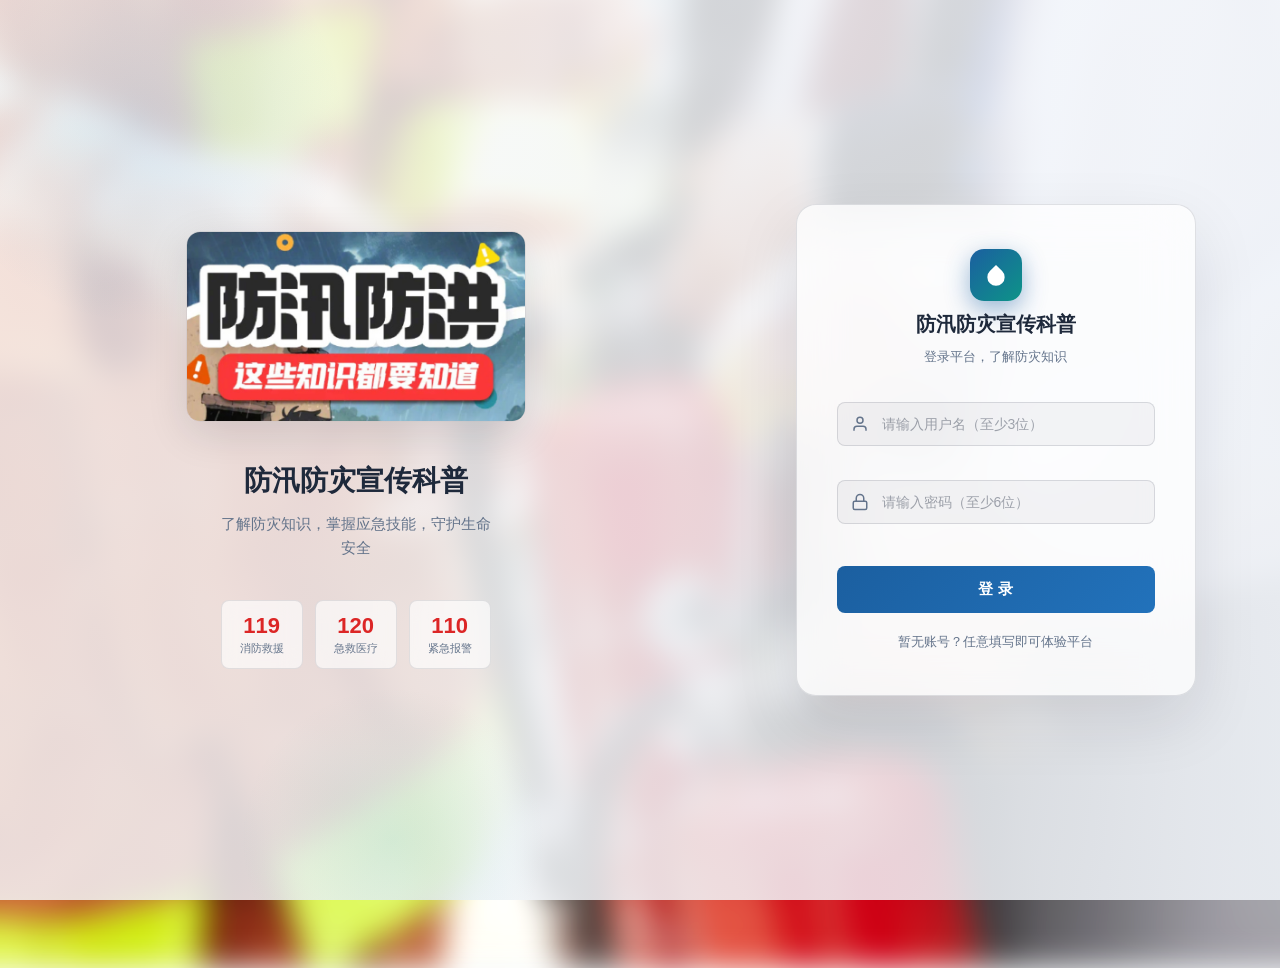
<file: index.html>
<!DOCTYPE html>
<html lang="zh-CN">
<!-- 文档头与样式资源加载 -->
<head>
  <meta charset="UTF-8">
  <meta name="viewport" content="width=device-width, initial-scale=1.0">
  <title>防汛防灾宣传科普</title>
  <script>
    if (!sessionStorage.getItem('flood_loggedIn')) {
      window.location.href = './login.html';
    }
  </script>
  <link rel="stylesheet" href="./css/common.css?v=20260618i">
  <link rel="stylesheet" href="./css/navigation.css?v=20260618i">
  <link rel="stylesheet" href="./css/hero.css?v=20260618i">
  <link rel="stylesheet" href="./css/cards.css?v=20260618i">
  <link rel="stylesheet" href="./css/sections.css?v=20260618j">
  <link rel="stylesheet" href="./css/emergency-modal.css?v=20260618i">
  <link rel="stylesheet" href="./css/pages.css?v=20260618j">
  <link rel="stylesheet" href="./css/responsive.css?v=20260618i">
</head>
<body>

<!-- 顶部导航栏 -->
  <header class="site-header" id="siteHeader">
    <a href="./index.html" class="nav-logo">
      <div class="nav-logo__icon">
        <svg viewBox="0 0 24 24">
          <path d="M12 2.69l5.66 5.66a8 8 0 1 1-11.31 0z"/>
        </svg>
      </div>
      <span>防汛防灾科普</span>
    </a>

    <ul class="nav-links">
      <li><a href="./disasters.html" class="nav-link">灾害科普</a></li>
      <li><a href="./warnings.html" class="nav-link">预警信号</a></li>
      <li><a href="./evacuation.html" class="nav-link">应急避险</a></li>
      <li><a href="./videos.html" class="nav-link">宣传视频</a></li>
      <li><a href="./rescue.html" class="nav-link">自救互救</a></li>
    </ul>

    <button class="nav-emergency" id="emergencyBtn">
      <svg viewBox="0 0 24 24" fill="none" stroke="currentColor" stroke-width="2">
        <path d="M22 16.92v3a2 2 0 0 1-2.18 2 19.79 19.79 0 0 1-8.63-3.07A19.5 19.5 0 0 1 4.69 12 19.79 19.79 0 0 1 1.61 3.47 2 2 0 0 1 3.59 1.27h3a2 2 0 0 1 2 1.72 12.84 12.84 0 0 0 .7 2.81 2 2 0 0 1-.45 2.11L7.91 8.96a16 16 0 0 0 6.29 6.29l.91-.92a2 2 0 0 1 2.11-.45 12.84 12.84 0 0 0 2.81.7A2 2 0 0 1 22 16.92z"/>
      </svg>
      紧急求助
    </button>

    <button class="hamburger" id="hamburger" aria-label="打开菜单">
      <span></span><span></span><span></span>
    </button>
  </header>

<!-- 移动端全屏菜单遮罩 -->
  <div class="mobile-overlay" id="mobileOverlay">
    <button class="mobile-close" id="mobileClose">✕</button>
    <a href="./index.html">首页</a>
    <a href="./disasters.html">灾害科普</a>
    <a href="./warnings.html">预警信号</a>
    <a href="./evacuation.html">应急避险</a>
    <a href="./videos.html">宣传视频</a>
    <a href="./rescue.html">自救互救</a>
    <button class="mobile-emergency" id="mobileEmergencyBtn">📞 紧急求助</button>
  </div>

<!-- 紧急求助弹窗 -->
  <div class="emergency-modal" id="emergencyModal">
    <div class="emergency-modal__content">
      <button class="emergency-modal__close" id="emergencyClose">✕</button>
      <h2 class="emergency-modal__title">紧急求助热线</h2>
      <p class="emergency-modal__subtitle">遇到紧急情况，请根据所在地区拨打相应救援电话</p>
      <input type="text" class="emergency-search" id="emergencySearch" placeholder="搜索城市或地区...">
      <div class="emergency-contacts" id="emergencyContacts">
        <div class="emergency-contact__group">
          <div class="emergency-contact__group-title">急救报警</div>
          <div class="emergency-contact__item" data-region="全国通用 急救 报警 消防">
            <div class="emergency-contact__info">
              <div class="emergency-contact__region">全国通用</div>
              <div class="emergency-contact__number">119</div>
              <div class="emergency-contact__desc">消防救援，火灾、洪涝、地震等灾害救援</div>
            </div>
            <a href="tel:119" class="emergency-contact__call">立即拨打</a>
          </div>
          <div class="emergency-contact__item" data-region="全国通用 急救 医疗">
            <div class="emergency-contact__info">
              <div class="emergency-contact__region">全国通用</div>
              <div class="emergency-contact__number">120</div>
              <div class="emergency-contact__desc">急救医疗，伤病人员紧急救治与转运</div>
            </div>
            <a href="tel:120" class="emergency-contact__call">立即拨打</a>
          </div>
          <div class="emergency-contact__item" data-region="全国通用 报警 治安 交通">
            <div class="emergency-contact__info">
              <div class="emergency-contact__region">全国通用</div>
              <div class="emergency-contact__number">110</div>
              <div class="emergency-contact__desc">紧急报警，治安事件、交通事故、突发事件</div>
            </div>
            <a href="tel:110" class="emergency-contact__call">立即拨打</a>
          </div>
          <div class="emergency-contact__item" data-region="全国通用 交通事故 道路救援">
            <div class="emergency-contact__info">
              <div class="emergency-contact__region">全国通用</div>
              <div class="emergency-contact__number">122</div>
              <div class="emergency-contact__desc">交通事故报警，道路救援、拥堵疏导、路况咨询</div>
            </div>
            <a href="tel:122" class="emergency-contact__call">立即拨打</a>
          </div>
        </div>
        <div class="emergency-contact__group">
          <div class="emergency-contact__group-title">灾害应急专线</div>
          <div class="emergency-contact__item" data-region="全国通用 气象 天气 预警">
            <div class="emergency-contact__info">
              <div class="emergency-contact__region">全国通用</div>
              <div class="emergency-contact__number">12121</div>
              <div class="emergency-contact__desc">气象预报，天气预警信息查询</div>
            </div>
            <a href="tel:12121" class="emergency-contact__call">立即拨打</a>
          </div>
          <div class="emergency-contact__item" data-region="全国通用 预警 灾害 国家级">
            <div class="emergency-contact__info">
              <div class="emergency-contact__region">全国通用</div>
              <div class="emergency-contact__number">12379</div>
              <div class="emergency-contact__desc">国家预警信息发布中心，灾害预警短信与推送</div>
            </div>
            <a href="tel:12379" class="emergency-contact__call">立即拨打</a>
          </div>
          <div class="emergency-contact__item" data-region="全国通用 水上 求救 江河 湖海">
            <div class="emergency-contact__info">
              <div class="emergency-contact__region">全国通用</div>
              <div class="emergency-contact__number">12395</div>
              <div class="emergency-contact__desc">水上求救，江河湖海遇险求救专用</div>
            </div>
            <a href="tel:12395" class="emergency-contact__call">立即拨打</a>
          </div>
          <div class="emergency-contact__item" data-region="全国通用 森林火警 火灾 山林">
            <div class="emergency-contact__info">
              <div class="emergency-contact__region">全国通用</div>
              <div class="emergency-contact__number">12119</div>
              <div class="emergency-contact__desc">森林火警，山林火灾报警与扑救调度</div>
            </div>
            <a href="tel:12119" class="emergency-contact__call">立即拨打</a>
          </div>
        </div>
        <div class="emergency-contact__group">
          <div class="emergency-contact__group-title">民生保障抢修</div>
          <div class="emergency-contact__item" data-region="全国通用 电力 停电 电网">
            <div class="emergency-contact__info">
              <div class="emergency-contact__region">全国通用</div>
              <div class="emergency-contact__number">95598</div>
              <div class="emergency-contact__desc">国家电网抢修，灾害停电报修与电力咨询</div>
            </div>
            <a href="tel:95598" class="emergency-contact__call">立即拨打</a>
          </div>
        </div>
        <div class="emergency-contact__group">
          <div class="emergency-contact__group-title">华北 · 东北</div>
          <div class="emergency-contact__item" data-region="北京"><div class="emergency-contact__info"><div class="emergency-contact__region">北京</div><div class="emergency-contact__number">010-12345</div><div class="emergency-contact__desc">市民服务热线，综合应急咨询与求助</div></div><a href="tel:01012345" class="emergency-contact__call">立即拨打</a></div>
          <div class="emergency-contact__item" data-region="天津"><div class="emergency-contact__info"><div class="emergency-contact__region">天津</div><div class="emergency-contact__number">022-12345</div><div class="emergency-contact__desc">市民服务热线，综合应急咨询与求助</div></div><a href="tel:02212345" class="emergency-contact__call">立即拨打</a></div>
          <div class="emergency-contact__item" data-region="河北 石家庄"><div class="emergency-contact__info"><div class="emergency-contact__region">河北</div><div class="emergency-contact__number">0311-12345</div><div class="emergency-contact__desc">市民服务热线，综合应急咨询与求助</div></div><a href="tel:031112345" class="emergency-contact__call">立即拨打</a></div>
          <div class="emergency-contact__item" data-region="山西 太原"><div class="emergency-contact__info"><div class="emergency-contact__region">山西</div><div class="emergency-contact__number">0351-12345</div><div class="emergency-contact__desc">市民服务热线，综合应急咨询与求助</div></div><a href="tel:035112345" class="emergency-contact__call">立即拨打</a></div>
          <div class="emergency-contact__item" data-region="内蒙古 呼和浩特"><div class="emergency-contact__info"><div class="emergency-contact__region">内蒙古</div><div class="emergency-contact__number">0471-12345</div><div class="emergency-contact__desc">市民服务热线，综合应急咨询与求助</div></div><a href="tel:047112345" class="emergency-contact__call">立即拨打</a></div>
          <div class="emergency-contact__item" data-region="辽宁 沈阳"><div class="emergency-contact__info"><div class="emergency-contact__region">辽宁</div><div class="emergency-contact__number">024-12345</div><div class="emergency-contact__desc">市民服务热线，综合应急咨询与求助</div></div><a href="tel:02412345" class="emergency-contact__call">立即拨打</a></div>
          <div class="emergency-contact__item" data-region="吉林 长春"><div class="emergency-contact__info"><div class="emergency-contact__region">吉林</div><div class="emergency-contact__number">0431-12345</div><div class="emergency-contact__desc">市民服务热线，综合应急咨询与求助</div></div><a href="tel:043112345" class="emergency-contact__call">立即拨打</a></div>
          <div class="emergency-contact__item" data-region="黑龙江 哈尔滨"><div class="emergency-contact__info"><div class="emergency-contact__region">黑龙江</div><div class="emergency-contact__number">0451-12345</div><div class="emergency-contact__desc">市民服务热线，暴雪、冰冻等灾害应急</div></div><a href="tel:045112345" class="emergency-contact__call">立即拨打</a></div>
        </div>
        <div class="emergency-contact__group">
          <div class="emergency-contact__group-title">华东</div>
          <div class="emergency-contact__item" data-region="上海"><div class="emergency-contact__info"><div class="emergency-contact__region">上海</div><div class="emergency-contact__number">021-12345</div><div class="emergency-contact__desc">市民服务热线，综合应急咨询与求助</div></div><a href="tel:02112345" class="emergency-contact__call">立即拨打</a></div>
          <div class="emergency-contact__item" data-region="江苏 南京"><div class="emergency-contact__info"><div class="emergency-contact__region">江苏</div><div class="emergency-contact__number">025-12345</div><div class="emergency-contact__desc">市民服务热线，综合应急咨询与求助</div></div><a href="tel:02512345" class="emergency-contact__call">立即拨打</a></div>
          <div class="emergency-contact__item" data-region="浙江 杭州"><div class="emergency-contact__info"><div class="emergency-contact__region">浙江</div><div class="emergency-contact__number">0571-12345</div><div class="emergency-contact__desc">市民服务热线，台风、暴雨等灾害应急</div></div><a href="tel:057112345" class="emergency-contact__call">立即拨打</a></div>
          <div class="emergency-contact__item" data-region="安徽 合肥"><div class="emergency-contact__info"><div class="emergency-contact__region">安徽</div><div class="emergency-contact__number">0551-12345</div><div class="emergency-contact__desc">市民服务热线，综合应急咨询与求助</div></div><a href="tel:055112345" class="emergency-contact__call">立即拨打</a></div>
          <div class="emergency-contact__item" data-region="福建 福州"><div class="emergency-contact__info"><div class="emergency-contact__region">福建</div><div class="emergency-contact__number">0591-12345</div><div class="emergency-contact__desc">市民服务热线，台风、暴雨等灾害应急</div></div><a href="tel:059112345" class="emergency-contact__call">立即拨打</a></div>
          <div class="emergency-contact__item" data-region="江西 南昌"><div class="emergency-contact__info"><div class="emergency-contact__region">江西</div><div class="emergency-contact__number">0791-12345</div><div class="emergency-contact__desc">市民服务热线，综合应急咨询与求助</div></div><a href="tel:079112345" class="emergency-contact__call">立即拨打</a></div>
          <div class="emergency-contact__item" data-region="山东 济南"><div class="emergency-contact__info"><div class="emergency-contact__region">山东</div><div class="emergency-contact__number">0531-12345</div><div class="emergency-contact__desc">市民服务热线，综合应急咨询与求助</div></div><a href="tel:053112345" class="emergency-contact__call">立即拨打</a></div>
        </div>
        <div class="emergency-contact__group">
          <div class="emergency-contact__group-title">华中 · 华南</div>
          <div class="emergency-contact__item" data-region="河南 郑州"><div class="emergency-contact__info"><div class="emergency-contact__region">河南</div><div class="emergency-contact__number">0371-12345</div><div class="emergency-contact__desc">市民服务热线，综合应急咨询与求助</div></div><a href="tel:037112345" class="emergency-contact__call">立即拨打</a></div>
          <div class="emergency-contact__item" data-region="湖北 武汉"><div class="emergency-contact__info"><div class="emergency-contact__region">湖北</div><div class="emergency-contact__number">027-12345</div><div class="emergency-contact__desc">市民服务热线，综合应急咨询与求助</div></div><a href="tel:02712345" class="emergency-contact__call">立即拨打</a></div>
          <div class="emergency-contact__item" data-region="湖南 长沙"><div class="emergency-contact__info"><div class="emergency-contact__region">湖南</div><div class="emergency-contact__number">0731-12345</div><div class="emergency-contact__desc">市民服务热线，综合应急咨询与求助</div></div><a href="tel:073112345" class="emergency-contact__call">立即拨打</a></div>
          <div class="emergency-contact__item" data-region="广东 广州"><div class="emergency-contact__info"><div class="emergency-contact__region">广东</div><div class="emergency-contact__number">020-12345</div><div class="emergency-contact__desc">市民服务热线，台风、暴雨等灾害应急</div></div><a href="tel:02012345" class="emergency-contact__call">立即拨打</a></div>
          <div class="emergency-contact__item" data-region="广西 南宁"><div class="emergency-contact__info"><div class="emergency-contact__region">广西</div><div class="emergency-contact__number">0771-12345</div><div class="emergency-contact__desc">市民服务热线，台风、暴雨等灾害应急</div></div><a href="tel:077112345" class="emergency-contact__call">立即拨打</a></div>
          <div class="emergency-contact__item" data-region="海南 海口"><div class="emergency-contact__info"><div class="emergency-contact__region">海南</div><div class="emergency-contact__number">0898-12345</div><div class="emergency-contact__desc">市民服务热线，台风、暴雨等灾害应急</div></div><a href="tel:089812345" class="emergency-contact__call">立即拨打</a></div>
        </div>
        <div class="emergency-contact__group">
          <div class="emergency-contact__group-title">西南</div>
          <div class="emergency-contact__item" data-region="重庆"><div class="emergency-contact__info"><div class="emergency-contact__region">重庆</div><div class="emergency-contact__number">023-12345</div><div class="emergency-contact__desc">市民服务热线，综合应急咨询与求助</div></div><a href="tel:02312345" class="emergency-contact__call">立即拨打</a></div>
          <div class="emergency-contact__item" data-region="四川 成都"><div class="emergency-contact__info"><div class="emergency-contact__region">四川</div><div class="emergency-contact__number">028-12345</div><div class="emergency-contact__desc">市民服务热线，地震、山洪等灾害应急</div></div><a href="tel:02812345" class="emergency-contact__call">立即拨打</a></div>
          <div class="emergency-contact__item" data-region="贵州 贵阳"><div class="emergency-contact__info"><div class="emergency-contact__region">贵州</div><div class="emergency-contact__number">0851-12345</div><div class="emergency-contact__desc">市民服务热线，综合应急咨询与求助</div></div><a href="tel:085112345" class="emergency-contact__call">立即拨打</a></div>
          <div class="emergency-contact__item" data-region="云南 昆明"><div class="emergency-contact__info"><div class="emergency-contact__region">云南</div><div class="emergency-contact__number">0871-12345</div><div class="emergency-contact__desc">市民服务热线，综合应急咨询与求助</div></div><a href="tel:087112345" class="emergency-contact__call">立即拨打</a></div>
          <div class="emergency-contact__item" data-region="西藏 拉萨"><div class="emergency-contact__info"><div class="emergency-contact__region">西藏</div><div class="emergency-contact__number">0891-12345</div><div class="emergency-contact__desc">市民服务热线，综合应急咨询与求助</div></div><a href="tel:089112345" class="emergency-contact__call">立即拨打</a></div>
        </div>
        <div class="emergency-contact__group">
          <div class="emergency-contact__group-title">西北</div>
          <div class="emergency-contact__item" data-region="陕西 西安"><div class="emergency-contact__info"><div class="emergency-contact__region">陕西</div><div class="emergency-contact__number">029-12345</div><div class="emergency-contact__desc">市民服务热线，综合应急咨询与求助</div></div><a href="tel:02912345" class="emergency-contact__call">立即拨打</a></div>
          <div class="emergency-contact__item" data-region="甘肃 兰州"><div class="emergency-contact__info"><div class="emergency-contact__region">甘肃</div><div class="emergency-contact__number">0931-12345</div><div class="emergency-contact__desc">市民服务热线，综合应急咨询与求助</div></div><a href="tel:093112345" class="emergency-contact__call">立即拨打</a></div>
          <div class="emergency-contact__item" data-region="青海 西宁"><div class="emergency-contact__info"><div class="emergency-contact__region">青海</div><div class="emergency-contact__number">0971-12345</div><div class="emergency-contact__desc">市民服务热线，综合应急咨询与求助</div></div><a href="tel:097112345" class="emergency-contact__call">立即拨打</a></div>
          <div class="emergency-contact__item" data-region="宁夏 银川"><div class="emergency-contact__info"><div class="emergency-contact__region">宁夏</div><div class="emergency-contact__number">0951-12345</div><div class="emergency-contact__desc">市民服务热线，综合应急咨询与求助</div></div><a href="tel:095112345" class="emergency-contact__call">立即拨打</a></div>
          <div class="emergency-contact__item" data-region="新疆 乌鲁木齐"><div class="emergency-contact__info"><div class="emergency-contact__region">新疆</div><div class="emergency-contact__number">0991-12345</div><div class="emergency-contact__desc">市民服务热线，综合应急咨询与求助</div></div><a href="tel:099112345" class="emergency-contact__call">立即拨打</a></div>
        </div>
      </div>
    </div>
  </div>

<!-- 首页主视觉区 -->
  <section class="hero" id="hero">
    <div class="hero__bg">
      <div class="hero__bg-image">
        <img src="./images/主图.jpg" alt="主页Hero图">
      </div>
    </div>
    <canvas class="hero__canvas" id="heroCanvas"></canvas>

    <div class="hero__content">
      <div class="hero__text reveal">
        <div class="hero__badge">
          <span class="hero__badge-dot"></span>
          全国应急指挥中心 · 公益科普
        </div>

        <h1 class="hero__title">
          防汛防灾<br>
          <span class="hero__title-accent">守护生命安全</span>
        </h1>

        <p class="hero__subtitle">
          了解各类自然灾害的成因与危害，掌握预警信号识别方法，学习科学的应急疏散和自救互救技能，共同守护家园与生命。
        </p>

        <div class="hero__actions">
          <a href="#portal" class="btn btn-primary">
            <svg viewBox="0 0 24 24" width="18" height="18" fill="none" stroke="currentColor" stroke-width="2">
              <circle cx="12" cy="12" r="10"/>
              <path d="M12 8v4l3 3"/>
            </svg>
            浏览专题
          </a>
          <a href="./videos.html" class="btn btn-outline">观看宣传视频</a>
        </div>

        <div class="hero__hotlines">
          <div class="hotline-chip">
            <span class="hotline-chip__num">119</span>
            <span class="hotline-chip__label">消防救援</span>
          </div>
          <div class="hotline-chip">
            <span class="hotline-chip__num">120</span>
            <span class="hotline-chip__label">急救医疗</span>
          </div>
          <div class="hotline-chip">
            <span class="hotline-chip__num">110</span>
            <span class="hotline-chip__label">紧急报警</span>
          </div>
        </div>
      </div>

      <div class="hero__visual reveal">
        <div class="hero__img-wrap glass-card">
          <img src="./images/自然灾害应急响应主图.webp" alt="防汛现场">
          <div class="hero__img-overlay"></div>
          <div class="hero__img-caption">
            <div>
              <div class="hero__img-caption-title">自然灾害应急响应</div>
              <div class="hero__img-caption-text">科学防灾，生命优先</div>
            </div>
          </div>
        </div>
      </div>
    </div>

    <div class="hero__scroll-hint">
      <span>向下了解更多</span>
      <div class="hero__scroll-arrow"></div>
    </div>
  </section>

<!-- 五大主题导航入口 -->
  <section class="section" id="portal">
    <div class="container">
      <div class="section-head reveal">
        <div class="section-label">五大主题</div>
        <h2 class="section-title">深入探索防灾知识</h2>
        <p class="section-desc">点击感兴趣的主题卡片，进入对应专题页面，系统学习防灾减灾的各个方面。</p>
      </div>

      <div class="portal-grid stagger-group">
        <a href="./disasters.html" class="glass-card portal-card reveal">
          <div class="portal-card__img">
            <img src="./images/灾害科普主图.webp" alt="灾害科普">
            <div class="portal-card__img-overlay"></div>
            <div class="portal-card__tag">基础</div>
          </div>
          <div class="portal-card__body">
            <div class="portal-card__title">灾害科普</div>
            <div class="portal-card__desc">了解洪涝、台风、地震等六类自然灾害的成因、危害与防御要点。</div>
            <div class="portal-card__btn">进入查看 →</div>
          </div>
        </a>

        <a href="./warnings.html" class="glass-card portal-card reveal">
          <div class="portal-card__img">
            <img src="./images/预警信号主图.webp" alt="预警信号">
            <div class="portal-card__img-overlay"></div>
            <div class="portal-card__tag">关键</div>
          </div>
          <div class="portal-card__body">
            <div class="portal-card__title">预警信号</div>
            <div class="portal-card__desc">识别八种气象预警类型与蓝黄橙红四级颜色含义，及时避险。</div>
            <div class="portal-card__btn">进入查看 →</div>
          </div>
        </a>

        <a href="./evacuation.html" class="glass-card portal-card reveal">
          <div class="portal-card__img">
            <img src="./images/应急避险主图.webp" alt="应急避险">
            <div class="portal-card__img-overlay"></div>
            <div class="portal-card__tag">实用</div>
          </div>
          <div class="portal-card__body">
            <div class="portal-card__title">应急避险</div>
            <div class="portal-card__desc">掌握四步科学避险流程，牢记紧急禁忌，关键时刻保命。</div>
            <div class="portal-card__btn">进入查看 →</div>
          </div>
        </a>

        <a href="./videos.html" class="glass-card portal-card reveal">
          <div class="portal-card__img">
            <img src="./images/暴雨洪涝视频封面.jpg" alt="宣传视频">
            <div class="portal-card__img-overlay"></div>
            <div class="portal-card__tag">直观</div>
          </div>
          <div class="portal-card__body">
            <div class="portal-card__title">宣传视频</div>
            <div class="portal-card__desc">观看四大主题公益宣传影片，通过视频更直观地学习防灾知识。</div>
            <div class="portal-card__btn">进入查看 →</div>
          </div>
        </a>

        <a href="./rescue.html" class="glass-card portal-card reveal">
          <div class="portal-card__img">
            <img src="./images/自救互救视频封面.jpg" alt="自救互救">
            <div class="portal-card__img-overlay"></div>
            <div class="portal-card__tag">救命</div>
          </div>
          <div class="portal-card__body">
            <div class="portal-card__title">自救互救</div>
            <div class="portal-card__desc">学习心肺复苏、止血包扎等急救技能，掌握科学的自救互救方法。</div>
            <div class="portal-card__btn">进入查看 →</div>
          </div>
        </a>
      </div>
    </div>
  </section>

<!-- 防灾数据统计区 -->
  <section class="section section--alt">
    <div class="container">
      <div class="stats-row stagger-group">
        <div class="glass-card stat-card reveal">
          <div class="stat-card__num" data-target="70" data-suffix="%">70%</div>
          <div class="stat-card__label">自然灾害中气象灾害占比</div>
        </div>
        <div class="glass-card stat-card reveal">
          <div class="stat-card__num" data-target="4.2" data-suffix="亿人">4.2亿人</div>
          <div class="stat-card__label">每年受自然灾害影响人口</div>
        </div>
        <div class="glass-card stat-card reveal">
          <div class="stat-card__num" data-target="15" data-suffix="min">15min</div>
          <div class="stat-card__label">突发灾害平均预警窗口</div>
        </div>
      </div>
    </div>
  </section>

<!-- 页脚信息区 -->
  <footer class="site-footer">
    <div class="footer-inner">
      <div class="footer-grid">
        <div class="footer-brand">
          <div class="footer-brand__logo">
            <div class="footer-brand__icon">
              <svg viewBox="0 0 24 24">
                <path d="M12 2.69l5.66 5.66a8 8 0 1 1-11.31 0z"/>
              </svg>
            </div>
            <span>防汛防灾宣传科普</span>
          </div>
          <p class="footer-brand__desc">
            本网站旨在普及防汛防灾应急知识，提升公众防灾意识与自救能力。
          </p>
        </div>

        <div>
          <div class="footer-col__title">快速导航</div>
          <ul class="footer-col__links">
            <li><a href="./disasters.html">灾害科普</a></li>
            <li><a href="./warnings.html">预警信号</a></li>
            <li><a href="./evacuation.html">应急避险</a></li>
            <li><a href="./videos.html">宣传视频</a></li>
            <li><a href="./rescue.html">自救互救</a></li>
          </ul>
        </div>

        <div>
          <div class="footer-col__title">紧急联系</div>
          <ul class="footer-col__links">
            <li><a href="tel:119">消防救援 · 119</a></li>
            <li><a href="tel:120">急救医疗 · 120</a></li>
            <li><a href="tel:110">紧急报警 · 110</a></li>
            <li><a href="tel:122">交通事故 · 122</a></li>
            <li><a href="tel:95598">电力抢修 · 95598</a></li>
          </ul>
        </div>
      </div>

      <div class="footer-bottom">
        <div class="footer-bottom__copy">
          © 2026 Web前端期末网页设计
        </div>
        <div class="footer-bottom__hotlines">
          <div class="footer-hotline">消防 <strong>119</strong></div>
          <div class="footer-hotline">急救 <strong>120</strong></div>
          <div class="footer-hotline">报警 <strong>110</strong></div>
        </div>
      </div>
    </div>
  </footer>

<!-- 脚本资源加载 -->
  <script src="./js/navigation.js?v=20260618i"></script>
  <script src="./js/animations.js?v=20260618i"></script>
  <script src="./js/interactions.js?v=20260618i"></script>
  <script src="./js/logout.js?v=20260618i"></script>
  <script src="./js/cursor-trail.js?v=20260618i"></script>
</body>
</html>
</file>
<file: css/common.css>
/* 全局盒模型重置与光标隐藏 */
*, *::before, *::after {
  box-sizing: border-box;
  margin: 0;
  padding: 0;
  cursor: none !important;
}

/* 覆盖所有可文本选择元素的光标样式 */
html, body,
p, span, div, h1, h2, h3, h4, h5, h6,
li, td, th, label, strong, em,
a, button,
input, textarea, select, option,
[contenteditable="true"], [contenteditable=""],
::selection {
  cursor: none !important;
}

/* 全局 CSS 自定义属性定义 */
:root {
  --color-bg-deep: #F8FAFC;
  --color-bg-mid: #EEF2F7;
  --color-primary: #1B5FA0;
  --color-primary-light: #2272BB;
  --color-accent: #0D9488;
  --color-accent-dim: rgba(13, 148, 136, 0.12);
  --color-danger: #DC2626;
  --color-warning-orange: #F59E0B;
  --color-warning-yellow: #FBBF24;
  --color-warning-blue: #60A5FA;
  --color-surface: rgba(255, 255, 255, 0.65);
  --color-surface-hover: rgba(255, 255, 255, 0.85);
  --color-text: #1E293B;
  --color-text-secondary: #64748B;
  --color-border: rgba(15, 23, 42, 0.10);
  --color-border-accent: rgba(13, 148, 136, 0.30);
  --font-family: "Microsoft YaHei", "PingFang SC", -apple-system, BlinkMacSystemFont, "Segoe UI", sans-serif;
  --radius-sm: 8px;
  --radius-md: 14px;
  --radius-lg: 20px;
  --radius-xl: 28px;
  --transition-fast: 0.18s cubic-bezier(0.4, 0, 0.2, 1);
  --transition-normal: 0.28s cubic-bezier(0.4, 0, 0.2, 1);
  --transition-slow: 0.45s cubic-bezier(0.4, 0, 0.2, 1);
  --shadow-card: 0 8px 32px rgba(15, 23, 42, 0.10);
  --shadow-glow: 0 0 24px rgba(13, 148, 136, 0.12);
  --nav-height: 70px;
}

/* 页面平滑滚动 */
html {
  scroll-behavior: smooth;
}

/* 页面基础样式 */
body {
  font-family: var(--font-family);
  background: var(--color-bg-deep);
  color: var(--color-text);
  line-height: 1.6;
  overflow-x: hidden;
}

/* 链接重置样式 */
a {
  text-decoration: none;
  color: inherit;
}

/* 图片默认块级响应式 */
img {
  max-width: 100%;
  display: block;
}

/* 内容宽度限制容器 */
.container {
  max-width: 1200px;
  margin: 0 auto;
  padding: 0 40px;
}

/* 通用页面段落基础间距 */
.section {
  padding: 96px 0;
}

/* 段落标签，带左侧装饰线 */
.section-label {
  display: inline-flex;
  align-items: center;
  gap: 8px;
  font-size: 13px;
  font-weight: 600;
  letter-spacing: 0.12em;
  text-transform: uppercase;
  color: var(--color-accent);
  margin-bottom: 16px;
}

/* 标签前置装饰线 */
.section-label::before {
  content: '';
  display: block;
  width: 20px;
  height: 2px;
  background: var(--color-accent);
  border-radius: 2px;
}

/* 段落大标题 */
.section-title {
  font-size: 36px;
  font-weight: 700;
  line-height: 1.25;
  color: var(--color-text);
  margin-bottom: 16px;
}

/* 段落描述文字 */
.section-desc {
  font-size: 16px;
  color: var(--color-text-secondary);
  line-height: 1.7;
  max-width: 560px;
}

/* 段落头部区域底部间距 */
.section-head {
  margin-bottom: 56px;
}

/* 毛玻璃卡片通用样式 */
.glass-card {
  background: var(--color-surface);
  backdrop-filter: blur(20px);
  -webkit-backdrop-filter: blur(20px);
  border: 1px solid var(--color-border);
  border-radius: var(--radius-md);
  transition: transform var(--transition-normal),
              box-shadow var(--transition-normal),
              border-color var(--transition-normal);
}

/* 毛玻璃卡片悬停上浮效果 */
.glass-card:hover {
  transform: translateY(-5px);
  box-shadow: var(--shadow-card);
  border-color: var(--color-border-accent);
}

/* 通用按钮基础样式 */
.btn {
  display: inline-flex;
  align-items: center;
  gap: 8px;
  padding: 12px 28px;
  border-radius: var(--radius-sm);
  font-family: var(--font-family);
  font-size: 15px;
  font-weight: 600;
  border: none;
  transition: background var(--transition-fast),
              transform var(--transition-fast),
              box-shadow var(--transition-fast);
}

/* 主要操作按钮 */
.btn-primary {
  background: var(--color-primary);
  color: #fff;
}

/* 主要按钮悬停态 */
.btn-primary:hover {
  background: var(--color-primary-light);
  box-shadow: 0 6px 24px rgba(27, 95, 160, 0.45);
  transform: translateY(-2px);
}

/* 主要按钮按下缩放 */
.btn-primary:active {
  transform: scale(0.97);
}

/* 描边次要按钮 */
.btn-outline {
  background: transparent;
  color: var(--color-text);
  border: 1px solid var(--color-border);
}

/* 描边按钮悬停态 */
.btn-outline:hover {
  background: var(--color-surface-hover);
  border-color: var(--color-border-accent);
}

/* 滚动显示动画初始隐藏态 */
.reveal {
  opacity: 0;
  transform: translateY(32px);
  transition: opacity 0.6s ease, transform 0.6s ease;
}

/* 滚动显示动画可见态，上移淡入 */
.reveal.visible {
  opacity: 1;
  transform: translateY(0);
}

/* 自定义光标与拖尾元素基类 */
.cursor-main,
.cursor-trail {
  position: fixed;
  left: 0;
  top: 0;
  border-radius: 50%;
  pointer-events: none;
  will-change: transform;
  transform: translate(-1000px, -1000px);
}

/* 主光标小圆点 本体蓝色 光晕保留绿色 */
.cursor-main {
  width: 8px;
  height: 8px;
  background: #2563EB;
  box-shadow: 0 0 3px rgba(13, 148, 136, 0.5), 0 0 7px rgba(13, 148, 136, 0.25);
  z-index: 100000;
}

/* 光标拖尾基类，具体样式由 JS 内联 */
.cursor-trail {
  /* 尺寸/颜色/阴影由 JS 内联设置，此处仅作基类 */
}

/* 悬浮链接或按钮时光标放大变亮 使用蓝色光效 */
body.cursor-on-link .cursor-main {
  width: 14px;
  height: 14px;
  background: #3B82F6;
  box-shadow: 0 0 8px rgba(13, 148, 136, 0.7);
  z-index: 100001;
}

/* 环境光斑装饰元素 */
.ambient-blob {
  position: absolute;
  border-radius: 50%;
  filter: blur(80px);
  pointer-events: none;
  z-index: 0;
}

/* 打印样式修复 强制白底黑字 去除装饰省墨 */
@media print {

  *,
  *::before,
  *::after {
    box-shadow: none !important;
    text-shadow: none !important;
    backdrop-filter: none !important;
    -webkit-backdrop-filter: none !important;
  }

  body {
    background: #fff !important;
    color: #000 !important;
  }

  .cursor-main,
  .cursor-trail,
  .hero__canvas,
  .ambient-blob,
  .hero__scroll-hint,
  .play-btn {
    display: none !important;
  }

  .glass-card,
  .login-card,
  .warning-card,
  .timeline-item__body,
  .accordion-item,
  .warning-type,
  .evac-tip,
  .portal-card,
  .disaster-detail__meta-item,
  .video-block__placeholder {
    background: #fff !important;
    border: 1px solid #ddd !important;
  }

  .section--alt {
    background: #f9f9f9 !important;
  }

  a {
    color: #000 !important;
  }

  .hero__bg,
  .hero__bg-image,
  .page-hero__bg,
  .hero__img-overlay,
  .portal-card__img-overlay,
  .video-overlay {
    display: none !important;
  }

}
</file>
<file: css/navigation.css>
/* 顶部导航栏容器，固定吸顶 */
.site-header {
  position: fixed;
  top: 0;
  left: 0;
  right: 0;
  z-index: 1000;
  height: var(--nav-height);
  display: flex;
  align-items: center;
  padding: 0 40px;
  justify-content: space-between;
  transition: background 0.35s ease,
    backdrop-filter 0.35s ease,
    box-shadow 0.35s ease;
}

/* 滚动后切换为毛玻璃背景 浅色主题下改为浅白磨砂 */
.site-header.scrolled {
  background: rgba(248, 250, 252, 0.88);
  backdrop-filter: blur(22px);
  -webkit-backdrop-filter: blur(22px);
  box-shadow: 0 1px 0 rgba(15, 23, 42, 0.06);
}

/* 左侧品牌标识 */
.nav-logo {
  display: flex;
  align-items: center;
  gap: 10px;
  font-size: 17px;
  font-weight: 700;
  color: var(--color-text);
  flex-shrink: 0;
}

/* 品牌图标方块 */
.nav-logo__icon {
  width: 36px;
  height: 36px;
  background: linear-gradient(135deg, var(--color-primary), var(--color-accent));
  border-radius: 9px;
  display: flex;
  align-items: center;
  justify-content: center;
}

/* 品牌图标内 svg 尺寸 */
.nav-logo__icon svg {
  width: 18px;
  height: 18px;
  fill: #fff;
}

/* 中部导航链接组，绝对定位实现真正水平居中 */
.nav-links {
  display: flex;
  align-items: center;
  gap: 4px;
  list-style: none;
  position: absolute;
  left: 50%;
  transform: translateX(-50%);
}

/* 右侧按钮组占位 */
.nav-actions {
  display: flex;
  align-items: center;
  gap: 10px;
  flex-shrink: 0;
  margin-left: auto;
}

/* 单个链接基础样式 浅色主题下使用深色文字 */
.nav-links li a {
  display: block;
  padding: 8px 16px;
  font-size: 14px;
  font-weight: 500;
  color: rgba(30, 41, 59, 0.8);
  border-radius: var(--radius-sm);
  transition: color var(--transition-fast), background var(--transition-fast);
  position: relative;
}

/* 链接下方指示条 */
.nav-links li a::after {
  content: '';
  position: absolute;
  bottom: 4px;
  left: 50%;
  transform: translateX(-50%) scaleX(0);
  width: 20px;
  height: 2px;
  background: var(--color-accent);
  border-radius: 2px;
  transition: transform var(--transition-fast);
}

/* 链接悬停态 */
.nav-links li a:hover {
  color: var(--color-text);
  background: var(--color-surface);
}

/* 悬停与当前页显示指示条 */
.nav-links li a:hover::after,
.nav-links li a.active::after {
  transform: translateX(-50%) scaleX(1);
}

/* 当前页链接高亮 */
.nav-links li a.active {
  color: var(--color-accent);
}

/* 紧急求助按钮 浅色主题下使用浅红背景深红文字 */
.nav-emergency {
  display: flex;
  align-items: center;
  gap: 10px;
  padding: 9px 20px;
  background: rgba(220, 38, 38, 0.10);
  border: 1px solid rgba(220, 38, 38, 0.25);
  border-radius: var(--radius-sm);
  font-size: 14px;
  font-weight: 600;
  color: #DC2626;
  transition: background var(--transition-fast), border-color var(--transition-fast);
  flex-shrink: 0;
  cursor: none;
}

/* 紧急按钮悬停加红 */
.nav-emergency:hover {
  background: rgba(220, 38, 38, 0.18);
  border-color: rgba(220, 38, 38, 0.45);
}

/* 紧急按钮内图标 */
.nav-emergency svg {
  width: 16px;
  height: 16px;
  flex-shrink: 0;
}

/* 移动端汉堡菜单按钮，桌面隐藏 */
.hamburger {
  display: none;
  flex-direction: column;
  gap: 5px;
  background: none;
  border: none;
  cursor: none;
  padding: 6px;
}

/* 汉堡按钮三条横线 */
.hamburger span {
  display: block;
  width: 22px;
  height: 2px;
  background: var(--color-text);
  border-radius: 2px;
  transition: transform 0.3s ease, opacity 0.3s ease;
}

/* 移动端全屏菜单遮罩 浅色主题下改为浅白遮罩 */
.mobile-overlay {
  position: fixed;
  inset: 0;
  background: rgba(248, 250, 252, 0.97);
  backdrop-filter: blur(20px);
  z-index: 900;
  display: flex;
  flex-direction: column;
  align-items: center;
  justify-content: center;
  gap: 12px;
  opacity: 0;
  pointer-events: none;
  transition: opacity 0.3s ease;
}

/* 遮罩打开态 */
.mobile-overlay.open {
  opacity: 1;
  pointer-events: all;
}

/* 遮罩内菜单项 */
.mobile-overlay a {
  font-size: 24px;
  font-weight: 600;
  color: var(--color-text);
  padding: 12px 32px;
  transition: color var(--transition-fast);
}

/* 菜单项悬停变色 */
.mobile-overlay a:hover {
  color: var(--color-accent);
}

/* 遮罩关闭按钮 */
.mobile-close {
  position: absolute;
  top: 36px;
  right: 26px;
  background: none;
  border: none;
  color: var(--color-text);
  font-size: 28px;
  cursor: none;
}

/* 遮罩内紧急求助按钮 浅色主题下使用浅红背景深红文字 */
.mobile-emergency {
  margin-top: 24px;
  padding: 14px 36px;
  background: rgba(220, 38, 38, 0.12);
  border: 1px solid rgba(220, 38, 38, 0.35);
  border-radius: var(--radius-sm);
  color: #DC2626;
  font-size: 18px;
  font-weight: 700;
}

/* 退出登录按钮，默认仅图标方形 浅色主题下使用深色半透明 */
.nav-logout {
  display: flex;
  align-items: center;
  justify-content: center;
  width: 38px;
  height: 38px;
  padding: 0;
  overflow: hidden;
  white-space: nowrap;
  background: rgba(15, 23, 42, 0.04);
  border: 1px solid rgba(15, 23, 42, 0.12);
  border-radius: var(--radius-sm);
  color: rgba(30, 41, 59, 0.82);
  flex-shrink: 0;
  cursor: none;
  transition: width 0.32s cubic-bezier(0.4, 0, 0.2, 1),
    padding 0.32s cubic-bezier(0.4, 0, 0.2, 1),
    background var(--transition-fast),
    border-color var(--transition-fast),
    color var(--transition-fast);
}

/* 退出按钮悬停提亮 */
.nav-logout:hover {
  background: rgba(15, 23, 42, 0.08);
  border-color: rgba(15, 23, 42, 0.20);
  color: var(--color-text);
}

/* 退出按钮内图标 */
.nav-logout svg {
  width: 16px;
  height: 16px;
  flex-shrink: 0;
  transition: transform 0.32s cubic-bezier(0.4, 0, 0.2, 1);
}

/* 退出按钮文字，默认收起透明 */
.nav-logout__text {
  max-width: 0;
  opacity: 0;
  margin-left: 0;
  font-size: 13px;
  font-weight: 600;
  overflow: hidden;
  transition: max-width 0.32s cubic-bezier(0.4, 0, 0.2, 1),
    opacity 0.24s ease 0.04s,
    margin-left 0.32s cubic-bezier(0.4, 0, 0.2, 1);
}

/* 确认态展开为图标加文字并红色高亮 浅色主题下使用浅红背景 */
.nav-logout.confirming {
  width: 118px;
  padding: 0 14px;
  justify-content: flex-start;
  gap: 8px;
  background: rgba(220, 38, 38, 0.15);
  border-color: rgba(220, 38, 38, 0.45);
  color: #DC2626;
  animation: nav-logout-pulse 1s ease-in-out infinite;
}

/* 确认态文字展开显示 */
.nav-logout.confirming .nav-logout__text {
  max-width: 60px;
  opacity: 1;
  margin-left: 2px;
}

/* 确认态悬停加深红色 */
.nav-logout.confirming:hover {
  background: rgba(229, 62, 62, 0.3);
  border-color: rgba(229, 62, 62, 0.7);
}

/* 退出按钮脉冲动画 浅色主题下使用深红色 */
@keyframes nav-logout-pulse {

  0%,
  100% {
    box-shadow: 0 0 0 0 rgba(220, 38, 38, 0.4);
  }

  50% {
    box-shadow: 0 0 0 6px rgba(220, 38, 38, 0);
  }
}

/* 移动端退出按钮 */
.mobile-logout {
  margin-top: 24px;
  padding: 14px 36px;
  background: rgba(15, 23, 42, 0.08);
  border: 1px solid rgba(15, 23, 42, 0.2);
  border-radius: var(--radius-sm);
  color: var(--color-text);
  font-size: 18px;
  font-weight: 600;
  cursor: none;
  transition: background var(--transition-fast), border-color var(--transition-fast);
}

/* 移动端退出确认态红色 浅色主题下使用深红色 */
.mobile-logout.confirming {
  background: rgba(220, 38, 38, 0.18);
  border-color: rgba(220, 38, 38, 0.50);
  color: #DC2626;
}
</file>
<file: css/hero.css>
/* 首屏英雄区域全屏容器 */
.hero {
  position: relative;
  min-height: 100vh;
  display: flex;
  align-items: center;
  overflow: hidden;
  padding-top: var(--nav-height);
}

/* 英雄区背景渐变层 浅色主题下使用浅蓝浅青 glow */
.hero__bg {
  position: absolute;
  inset: 0;
  z-index: 0;
  background: radial-gradient(ellipse at 30% 50%, rgba(27, 95, 160, 0.12) 0%, transparent 60%),
              radial-gradient(ellipse at 80% 20%, rgba(13, 148, 136, 0.08) 0%, transparent 50%),
              var(--color-bg-deep);
}

/* 英雄区背景图片层 */
.hero__bg-image {
  position: absolute;
  inset: 0;
  z-index: 0;
}

/* 背景图片设置 */
.hero__bg-image img {
  width: 100%;
  height: 100%;
  object-fit: cover;
  opacity: 0.22;
}

/* 粒子动画画布层 */
.hero__canvas {
  position: absolute;
  inset: 0;
  z-index: 1;
  pointer-events: none;
}

/* 英雄区内容网格布局 */
.hero__content {
  position: relative;
  z-index: 2;
  max-width: 1200px;
  margin: 0 auto;
  padding: 0 40px;
  display: grid;
  grid-template-columns: 1fr 1fr;
  gap: 80px;
  align-items: center;
  width: 100%;
}

/* 左侧文字区域 */
.hero__text {
  display: flex;
  flex-direction: column;
  gap: 28px;
}

/* 顶部状态胶囊标签 浅色主题下使用新青绿色 */
.hero__badge {
  display: inline-flex;
  align-items: center;
  gap: 8px;
  padding: 6px 16px;
  background: rgba(13, 148, 136, 0.10);
  border: 1px solid rgba(13, 148, 136, 0.25);
  border-radius: 100px;
  font-size: 13px;
  font-weight: 600;
  color: var(--color-accent);
  width: fit-content;
}

/* 标签内脉冲圆点 */
.hero__badge-dot {
  width: 6px;
  height: 6px;
  border-radius: 50%;
  background: var(--color-accent);
  animation: dot-pulse 2s infinite;
}

/* 圆点呼吸脉冲动画 */
@keyframes dot-pulse {
  0%, 100% { opacity: 1; transform: scale(1); }
  50% { opacity: 0.4; transform: scale(0.7); }
}

/* 主标题大字 */
.hero__title {
  font-size: 54px;
  font-weight: 800;
  line-height: 1.15;
  letter-spacing: -0.02em;
}

/* 标题渐变装饰文字 */
.hero__title-accent {
  background: linear-gradient(135deg, var(--color-accent), var(--color-primary-light));
  -webkit-background-clip: text;
  -webkit-text-fill-color: transparent;
  background-clip: text;
}

/* 副标题描述 */
.hero__subtitle {
  font-size: 17px;
  color: var(--color-text-secondary);
  line-height: 1.75;
  max-width: 440px;
}

/* 操作按钮行 */
.hero__actions {
  display: flex;
  gap: 16px;
  align-items: center;
  flex-wrap: wrap;
}

/* 紧急热线标签行 */
.hero__hotlines {
  display: flex;
  gap: 12px;
  flex-wrap: wrap;
}

/* 热线号码卡片 */
.hotline-chip {
  display: flex;
  align-items: center;
  gap: 8px;
  padding: 10px 18px;
  background: var(--color-surface);
  border: 1px solid var(--color-border);
  border-radius: var(--radius-sm);
  backdrop-filter: blur(10px);
}

/* 热线号码大字 */
.hotline-chip__num {
  font-size: 20px;
  font-weight: 800;
  color: var(--color-danger);
}

/* 热线标签小字 */
.hotline-chip__label {
  font-size: 12px;
  color: var(--color-text-secondary);
}

/* 右侧视觉插图区域 */
.hero__visual {
  position: relative;
  display: flex;
  align-items: center;
  justify-content: center;
}

/* 插图容器边框与阴影 浅色主题下使用深色浅阴影 */
.hero__img-wrap {
  position: relative;
  border-radius: var(--radius-lg);
  overflow: hidden;
  box-shadow: 0 24px 80px rgba(15, 23, 42, 0.15), var(--shadow-glow);
  border: 1px solid var(--color-border);
}

/* 插图图片 */
.hero__img-wrap img {
  width: 100%;
  height: 420px;
  object-fit: cover;
  display: block;
}

/* 插图底部渐变遮罩 浅色主题下改为浅白渐变 */
.hero__img-overlay {
  position: absolute;
  inset: 0;
  background: linear-gradient(to top, rgba(248, 250, 252, 0.5) 0%, transparent 50%);
}

/* 插图底部信息栏 浅色主题下改为浅白磨砂 */
.hero__img-caption {
  position: absolute;
  bottom: 20px;
  left: 20px;
  right: 20px;
  display: flex;
  align-items: center;
  gap: 10px;
  padding: 12px 16px;
  background: rgba(248, 250, 252, 0.85);
  backdrop-filter: blur(12px);
  border: 1px solid var(--color-border);
  border-radius: var(--radius-sm);
}

/* 插图信息栏文字 */
.hero__img-caption-text {
  font-size: 13px;
  color: var(--color-text-secondary);
}

/* 插图信息栏标题 */
.hero__img-caption-title {
  font-size: 14px;
  font-weight: 600;
  color: var(--color-text);
}

/* 底部滚动提示 */
.hero__scroll-hint {
  position: absolute;
  bottom: 36px;
  left: 50%;
  transform: translateX(-50%);
  z-index: 2;
  display: flex;
  flex-direction: column;
  align-items: center;
  gap: 8px;
  color: var(--color-text-secondary);
  font-size: 12px;
}

/* 向下滚动箭头动画 */
.hero__scroll-arrow {
  width: 24px;
  height: 24px;
  border-right: 2px solid var(--color-text-secondary);
  border-bottom: 2px solid var(--color-text-secondary);
  transform: rotate(45deg);
  animation: scroll-bounce 1.6s ease infinite;
}

/* 箭头上下弹跳动画 */
@keyframes scroll-bounce {
  0%, 100% { transform: rotate(45deg) translateY(0); }
  50% { transform: rotate(45deg) translateY(6px); }
}
</file>
<file: css/cards.css>
/* 三列信息卡片网格 */
.cards-grid {
  display: grid;
  grid-template-columns: repeat(3, 1fr);
  gap: 24px;
}

/* 信息卡片容器，纵向弹性布局 */
.info-card {
  padding: 32px 28px;
  display: flex;
  flex-direction: column;
  gap: 18px;
}

/* 卡片内图标容器 */
.info-card__icon {
  width: 52px;
  height: 52px;
  border-radius: var(--radius-sm);
  display: flex;
  align-items: center;
  justify-content: center;
  background: var(--color-accent-dim);
}

/* 卡片内 SVG 图标尺寸与描边 */
.info-card__icon svg {
  width: 26px;
  height: 26px;
  stroke: var(--color-accent);
  fill: none;
  stroke-width: 1.8;
}

/* 卡片标题 */
.info-card__title {
  font-size: 18px;
  font-weight: 700;
  color: var(--color-text);
}

/* 卡片正文内容 */
.info-card__body {
  font-size: 14px;
  color: var(--color-text-secondary);
  line-height: 1.75;
}

/* 卡片底部标签胶囊 */
.info-card__tag {
  display: inline-block;
  padding: 3px 10px;
  background: var(--color-accent-dim);
  border: 1px solid rgba(13, 148, 136, 0.22);
  border-radius: 100px;
  font-size: 12px;
  color: var(--color-accent);
  font-weight: 600;
  width: fit-content;
  margin-top: auto;
}

/* 四列预警卡片网格 */
.warning-row {
  display: grid;
  grid-template-columns: repeat(4, 1fr);
  gap: 20px;
}

/* 预警卡片，左侧色条标记级别 */
.warning-card {
  padding: 28px 22px;
  display: flex;
  flex-direction: column;
  gap: 14px;
  border-left-width: 4px;
  border-left-style: solid;
  position: relative;
  overflow: hidden;
}

/* 预警卡片底层半透明遮罩 */
.warning-card::before {
  content: '';
  position: absolute;
  inset: 0;
  background: var(--color-accent);
  opacity: 0.06;
}

/* 蓝色预警卡片样式 */
.warning-card--blue {
  border-left-color: #60A5FA;
  background: rgba(96, 165, 250, 0.07);
  border: 1px solid rgba(96, 165, 250, 0.18);
  border-left: 4px solid #60A5FA;
}

/* 黄色预警卡片样式 */
.warning-card--yellow {
  border-left-color: #FBBF24;
  background: rgba(251, 191, 36, 0.07);
  border: 1px solid rgba(251, 191, 36, 0.18);
  border-left: 4px solid #FBBF24;
}

/* 橙色预警卡片样式 */
.warning-card--orange {
  border-left-color: #F59E0B;
  background: rgba(245, 158, 11, 0.08);
  border: 1px solid rgba(245, 158, 11, 0.2);
  border-left: 4px solid #F59E0B;
}

/* 红色预警卡片样式 */
.warning-card--red {
  border-left-color: #E53E3E;
  background: rgba(229, 62, 62, 0.09);
  border: 1px solid rgba(229, 62, 62, 0.22);
  border-left: 4px solid #E53E3E;
}

/* 预警等级圆形徽章 */
.warning-card__badge {
  width: 40px;
  height: 40px;
  border-radius: 50%;
  display: flex;
  align-items: center;
  justify-content: center;
  font-size: 13px;
  font-weight: 700;
  color: #fff;
}

/* 各预警等级徽章颜色 */
.warning-card--blue .warning-card__badge { background: #60A5FA; }
.warning-card--yellow .warning-card__badge { background: #FBBF24; color: #1E293B; }
.warning-card--orange .warning-card__badge { background: #F59E0B; color: #1E293B; }
.warning-card--red .warning-card__badge {
  background: #E53E3E;
  animation: warning-pulse 2s infinite;
}

/* 红色预警徽章脉冲动画 */
@keyframes warning-pulse {
  0%, 100% { box-shadow: 0 0 0 0 rgba(229, 62, 62, 0.45); }
  50% { box-shadow: 0 0 0 10px rgba(229, 62, 62, 0); }
}

/* 橙色预警徽章脉冲动画 */
.warning-card--orange .warning-card__badge {
  animation: warning-pulse-orange 2.5s infinite;
}

@keyframes warning-pulse-orange {
  0%, 100% { box-shadow: 0 0 0 0 rgba(245, 158, 11, 0.40); }
  50% { box-shadow: 0 0 0 8px rgba(245, 158, 11, 0); }
}

/* 预警等级文字 */
.warning-card__level {
  font-size: 16px;
  font-weight: 700;
  color: var(--color-text);
}

/* 预警内容说明 */
.warning-card__desc {
  font-size: 13px;
  color: var(--color-text-secondary);
  line-height: 1.65;
}

/* 预警操作引导链接 */
.warning-card__action {
  font-size: 12px;
  font-weight: 600;
  color: var(--color-accent);
  margin-top: 4px;
}

/* 时间轴纵向容器 */
.timeline {
  position: relative;
  display: flex;
  flex-direction: column;
  gap: 0;
  max-width: 740px;
}

/* 时间轴左侧渐变竖线 */
.timeline::before {
  content: '';
  position: absolute;
  left: 28px;
  top: 0;
  bottom: 0;
  width: 2px;
  background: linear-gradient(to bottom, var(--color-accent), rgba(13, 148, 136, 0.1));
}

/* 时间轴单项列表项 */
.timeline-item {
  display: flex;
  gap: 28px;
  align-items: flex-start;
  padding: 28px 32px 28px 0;
  position: relative;
}

/* 时间轴步骤序号圆圈 */
.timeline-item__num {
  flex-shrink: 0;
  width: 56px;
  height: 56px;
  border-radius: 50%;
  background: linear-gradient(135deg, var(--color-primary), var(--color-accent));
  display: flex;
  align-items: center;
  justify-content: center;
  font-size: 20px;
  font-weight: 800;
  color: #fff;
  z-index: 1;
  box-shadow: 0 0 0 4px rgba(13, 148, 136, 0.15);
}

/* 时间轴内容卡片 */
.timeline-item__body {
  flex: 1;
  padding: 24px 28px;
  border-radius: var(--radius-md);
  background: var(--color-surface);
  border: 1px solid var(--color-border);
  backdrop-filter: blur(14px);
  transition: border-color var(--transition-fast);
}

/* 时间轴内容卡片悬停边框高亮 */
.timeline-item__body:hover {
  border-color: var(--color-border-accent);
}

/* 时间轴步骤标题 */
.timeline-item__title {
  font-size: 17px;
  font-weight: 700;
  color: var(--color-text);
  margin-bottom: 8px;
}

/* 时间轴步骤描述 */
.timeline-item__text {
  font-size: 14px;
  color: var(--color-text-secondary);
  line-height: 1.7;
}

/* 手风琴折叠面板容器 */
.accordion {
  display: flex;
  flex-direction: column;
  gap: 14px;
}

/* 手风琴单项 */
.accordion-item {
  background: var(--color-surface);
  border: 1px solid var(--color-border);
  border-radius: var(--radius-md);
  backdrop-filter: blur(14px);
  overflow: hidden;
  transition: border-color var(--transition-fast);
}

/* 手风琴展开状态边框高亮 */
.accordion-item.open {
  border-color: var(--color-border-accent);
}

/* 手风琴标题栏按钮 */
.accordion-trigger {
  width: 100%;
  display: flex;
  align-items: center;
  justify-content: space-between;
  padding: 22px 28px;
  background: none;
  border: none;
  color: var(--color-text);
  font-family: var(--font-family);
  font-size: 16px;
  font-weight: 600;
  cursor: none;
  text-align: left;
  gap: 16px;
}

/* 手风琴标题栏左侧内容区 */
.accordion-trigger__left {
  display: flex;
  align-items: center;
  gap: 14px;
}

/* 手风琴标题栏图标容器 */
.accordion-trigger__icon {
  width: 36px;
  height: 36px;
  border-radius: var(--radius-sm);
  background: var(--color-accent-dim);
  display: flex;
  align-items: center;
  justify-content: center;
  flex-shrink: 0;
}

/* 手风琴标题栏内 SVG 图标 */
.accordion-trigger__icon svg {
  width: 18px;
  height: 18px;
  stroke: var(--color-accent);
  fill: none;
  stroke-width: 2;
}

/* 手风琴展开收起箭头 */
.accordion-chevron {
  width: 20px;
  height: 20px;
  stroke: var(--color-text-secondary);
  fill: none;
  stroke-width: 2;
  transition: transform var(--transition-fast);
  flex-shrink: 0;
}

/* 展开时箭头旋转 180 度 */
.accordion-item.open .accordion-chevron {
  transform: rotate(180deg);
}

/* 手风琴内容区域，默认折叠隐藏 */
.accordion-body {
  max-height: 0;
  overflow: hidden;
  transition: max-height 0.4s ease;
}

/* 手风琴内容内边距包裹 */
.accordion-body__inner {
  padding: 0 28px 24px;
  font-size: 14px;
  color: var(--color-text-secondary);
  line-height: 1.8;
}

/* 清单列表容器 */
.checklist {
  display: flex;
  flex-direction: column;
  gap: 10px;
  margin-top: 12px;
}

/* 清单单项，带勾选框 */
.checklist-item {
  display: flex;
  align-items: flex-start;
  gap: 10px;
  font-size: 14px;
  color: var(--color-text-secondary);
}

/* 清单勾选框伪元素 */
.checklist-item::before {
  content: '';
  width: 18px;
  height: 18px;
  border-radius: 4px;
  background: rgba(13, 148, 136, 0.18);
  border: 1px solid rgba(13, 148, 136, 0.4);
  flex-shrink: 0;
  margin-top: 1px;
  background-image: url("data:image/svg+xml,%3Csvg viewBox='0 0 16 16' fill='none' xmlns='http://www.w3.org/2000/svg'%3E%3Cpath d='M3 8l4 4 6-6' stroke='%230D9488' stroke-width='2' stroke-linecap='round' stroke-linejoin='round'/%3E%3C/svg%3E");
  background-repeat: no-repeat;
  background-position: center;
}

/* 预警类型四列导航网格 */
.warning-types {
  display: grid;
  grid-template-columns: repeat(4, 1fr);
  gap: 16px;
  margin-bottom: 48px;
}

/* 预警类型卡片 */
.warning-type {
  display: flex;
  flex-direction: column;
  align-items: center;
  gap: 10px;
  padding: 24px 16px;
  background: var(--color-surface);
  border: 1px solid var(--color-border);
  border-radius: var(--radius-md);
  backdrop-filter: blur(14px);
  transition: border-color var(--transition-fast), transform var(--transition-fast);
}

/* 预警类型卡片悬停上浮 */
.warning-type:hover {
  border-color: var(--color-border-accent);
  transform: translateY(-2px);
}

/* 预警类型图标容器 */
.warning-type__icon {
  width: 44px;
  height: 44px;
  border-radius: var(--radius-sm);
  display: flex;
  align-items: center;
  justify-content: center;
  background: var(--color-accent-dim);
}

/* 预警类型图标 SVG */
.warning-type__icon svg {
  width: 22px;
  height: 22px;
  stroke: var(--color-accent);
  fill: none;
  stroke-width: 1.8;
}

/* 预警类型名称 */
.warning-type__name {
  font-size: 15px;
  font-weight: 600;
  color: var(--color-text);
}

/* 预警等级圆点行 */
.warning-type__levels {
  display: flex;
  gap: 6px;
}

/* 等级颜色圆点 */
.level-dot {
  width: 10px;
  height: 10px;
  border-radius: 50%;
}

/* 各等级圆点颜色 */
.level-blue { background: #60A5FA; }
.level-yellow { background: #FBBF24; }
.level-orange { background: #F59E0B; }
.level-red { background: #E53E3E; }

/* 平板断点下预警类型保持四列 */
@media (max-width: 1024px) {
  .warning-types {
    grid-template-columns: repeat(4, 1fr);
  }
}

/* 移动断点下预警类型与预警卡改为两列 */
@media (max-width: 768px) {
  .warning-types {
    grid-template-columns: repeat(2, 1fr);
  }
  .warning-row {
    grid-template-columns: repeat(2, 1fr);
  }
}

/* 小屏断点下预警卡与类型紧凑排列 */
@media (max-width: 480px) {
  .warning-types {
    grid-template-columns: repeat(2, 1fr);
    gap: 12px;
  }
  .warning-type {
    padding: 18px 12px;
  }
  .warning-row {
    grid-template-columns: 1fr;
  }
}
</file>
<file: css/sections.css>
/* 交替背景色段落 */
.section--alt {
  background: rgba(15, 23, 42, 0.04);
  position: relative;
}

/* 交替背景段落光晕点缀 */
.section--alt::before {
  content: '';
  position: absolute;
  inset: 0;
  background: radial-gradient(ellipse at 70% 50%, rgba(13, 148, 136, 0.06) 0%, transparent 60%);
  pointer-events: none;
}

/* 图文分栏布局 */
.section-split {
  display: grid;
  grid-template-columns: 1fr 1fr;
  gap: 80px;
  align-items: center;
}

/* 图文反向排列图片放左侧 */
.section-split--reverse .section-split__visual {
  order: -1;
}

/* 视觉图片面板 */
.section-split__visual {
  position: relative;
}

/* 图片面板卡片样式 */
.section-split__visual .glass-card {
  padding: 0;
  overflow: hidden;
}

/* 分栏图片 */
.section-split__visual img {
  width: 100%;
  height: 380px;
  object-fit: cover;
  display: block;
}

/* 分栏文字区域 */
.section-split__text {
  display: flex;
  flex-direction: column;
  gap: 24px;
}

/* 科普视频展示区 */
.video-section {
  position: relative;
  padding: 96px 0;
  overflow: hidden;
}

/* 视频区暗色渐变背景 */
.video-section__bg {
  position: absolute;
  inset: 0;
  background: radial-gradient(ellipse at 50% 50%, rgba(27, 95, 160, 0.22) 0%, transparent 70%),
              var(--color-bg-mid);
  z-index: 0;
}

/* 视频区内容包裹 */
.video-section__inner {
  position: relative;
  z-index: 1;
  max-width: 1200px;
  margin: 0 auto;
  padding: 0 40px;
}

/* 视频区标题头部居中 */
.video-section__head {
  text-align: center;
  margin-bottom: 52px;
}

/* 视频区标签内容居中 */
.video-section__head .section-label {
  justify-content: center;
}

/* 视频区隐藏标签前置装饰线 */
.video-section__head .section-label::before {
  display: none;
}

/* 视频区标签后置装饰线 */
.video-section__head .section-label::after {
  content: '';
  display: block;
  width: 20px;
  height: 2px;
  background: var(--color-accent);
  border-radius: 2px;
}

/* 视频播放器外框 */
.video-wrapper {
  position: relative;
  border-radius: var(--radius-lg);
  overflow: hidden;
  border: 1px solid var(--color-border);
  box-shadow: 0 32px 80px rgba(0, 0, 0, 0.5), 0 0 0 1px rgba(15, 23, 42, 0.04);
  max-width: 900px;
  margin: 0 auto;
}

/* 视频元素 */
.video-wrapper video {
  width: 100%;
  display: block;
  background: #000;
}

/* 视频播放遮罩覆盖层 */
.video-overlay {
  position: absolute;
  inset: 0;
  display: flex;
  align-items: center;
  justify-content: center;
  background: rgba(248, 250, 252, 0.45);
  cursor: none;
  transition: opacity 0.3s ease;
}

/* 播放遮罩隐藏态 */
.video-overlay.hidden {
  opacity: 0;
  pointer-events: none;
}

/* 播放按钮圆形 */
.play-btn {
  width: 72px;
  height: 72px;
  border-radius: 50%;
  background: rgba(15, 23, 42, 0.18);
  backdrop-filter: blur(10px);
  border: 2px solid rgba(15, 23, 42, 0.35);
  display: flex;
  align-items: center;
  justify-content: center;
  transition: transform 0.25s ease, background 0.25s ease;
}

/* 播放按钮悬停放大 */
.play-btn:hover {
  transform: scale(1.1);
  background: rgba(15, 23, 42, 0.28);
}

/* 播放按钮内三角形图标 */
.play-btn svg {
  width: 28px;
  height: 28px;
  fill: #fff;
  margin-left: 4px;
}

/* 视频下方说明文字 */
.video-caption {
  text-align: center;
  margin-top: 20px;
  font-size: 14px;
  color: var(--color-text-secondary);
}

/* 统计数据三列网格 */
.stats-row {
  display: grid;
  grid-template-columns: repeat(3, 1fr);
  gap: 24px;
  margin-top: 64px;
}

/* 统计卡片居中 */
.stat-card {
  padding: 28px 24px;
  text-align: center;
  display: flex;
  flex-direction: column;
  align-items: center;
  gap: 8px;
}

/* 统计数字渐变大字 */
.stat-card__num {
  font-size: 44px;
  font-weight: 800;
  background: linear-gradient(135deg, var(--color-accent), var(--color-primary-light));
  -webkit-background-clip: text;
  -webkit-text-fill-color: transparent;
  background-clip: text;
  line-height: 1;
}

/* 统计标签 */
.stat-card__label {
  font-size: 14px;
  color: var(--color-text-secondary);
}

/* 疏散指引双栏布局 */
.evac-layout {
  display: grid;
  grid-template-columns: 1fr 1fr;
  gap: 60px;
  align-items: start;
}

/* 疏散贴士列表 */
.evac-tips {
  display: flex;
  flex-direction: column;
  gap: 16px;
}

/* 单条疏散贴士卡片 */
.evac-tip {
  display: flex;
  gap: 16px;
  align-items: flex-start;
  padding: 20px 22px;
  background: var(--color-surface);
  border: 1px solid var(--color-border);
  border-radius: var(--radius-md);
  backdrop-filter: blur(14px);
  transition: border-color var(--transition-fast);
}

/* 贴士卡片悬停边框提亮 */
.evac-tip:hover {
  border-color: var(--color-border-accent);
}

/* 贴士图标容器 */
.evac-tip__icon {
  width: 40px;
  height: 40px;
  border-radius: var(--radius-sm);
  background: var(--color-accent-dim);
  display: flex;
  align-items: center;
  justify-content: center;
  flex-shrink: 0;
}

/* 贴士图标 SVG */
.evac-tip__icon svg {
  width: 20px;
  height: 20px;
  stroke: var(--color-accent);
  fill: none;
  stroke-width: 2;
}

/* 贴士标题 */
.evac-tip__title {
  font-size: 15px;
  font-weight: 600;
  color: var(--color-text);
  margin-bottom: 5px;
}

/* 贴士描述 */
.evac-tip__text {
  font-size: 13px;
  color: var(--color-text-secondary);
  line-height: 1.65;
}

/* 页面底部脚注容器 */
.site-footer {
  background: rgba(15, 23, 42, 0.9);
  border-top: 1px solid var(--color-border);
  padding: 48px 0 32px;
}

/* 脚注内容宽度限制 */
.footer-inner {
  max-width: 1200px;
  margin: 0 auto;
  padding: 0 40px;
}

/* 脚注三列网格 */
.footer-grid {
  display: grid;
  grid-template-columns: 2fr 1fr 1fr;
  gap: 48px;
  margin-bottom: 40px;
}

/* 脚注品牌信息栏 */
.footer-brand {
  display: flex;
  flex-direction: column;
  gap: 14px;
}

/* 品牌标识行 */
.footer-brand__logo {
  display: flex;
  align-items: center;
  gap: 10px;
  font-size: 16px;
  font-weight: 700;
}

/* 品牌图标方块 */
.footer-brand__icon {
  width: 32px;
  height: 32px;
  background: linear-gradient(135deg, var(--color-primary), var(--color-accent));
  border-radius: 8px;
  display: flex;
  align-items: center;
  justify-content: center;
}

/* 品牌图标内 SVG */
.footer-brand__icon svg {
  width: 16px;
  height: 16px;
  fill: #fff;
}

/* 品牌介绍文字 */
.footer-brand__desc {
  font-size: 13px;
  color: var(--color-text-secondary);
  line-height: 1.7;
  max-width: 280px;
}

/* 脚注列标题 */
.footer-col__title {
  font-size: 14px;
  font-weight: 600;
  color: #fff;
  margin-bottom: 18px;
}

/* 脚注链接列表 */
.footer-col__links {
  list-style: none;
  display: flex;
  flex-direction: column;
  gap: 10px;
}

/* 脚注链接项 */
.footer-col__links li a {
  font-size: 13px;
  color: #fff;
  transition: color var(--transition-fast);
}

/* 脚注链接悬停变色 */
.footer-col__links li a:hover {
  color: var(--color-accent);
}

/* 脚注底部信息栏 */
.footer-bottom {
  border-top: 1px solid var(--color-border);
  padding-top: 24px;
  display: flex;
  justify-content: space-between;
  align-items: center;
  flex-wrap: wrap;
  gap: 12px;
}

/* 版权文字 */
.footer-bottom__copy {
  font-size: 13px;
  color: var(--color-text-secondary);
}

/* 底部热线链接行 */
.footer-bottom__hotlines {
  display: flex;
  gap: 20px;
}

/* 单条热线链接 */
.footer-hotline {
  display: flex;
  align-items: center;
  gap: 6px;
  font-size: 13px;
  color: var(--color-text-secondary);
}

/* 热线号码红色加粗 */
.footer-hotline strong {
  color: var(--color-danger);
  font-weight: 700;
}
</file>
<file: css/emergency-modal.css>
/* 紧急求助弹窗全屏遮罩 */
.emergency-modal {
  position: fixed;
  inset: 0;
  background: rgba(248, 250, 252, 0.85);
  backdrop-filter: blur(20px);
  -webkit-backdrop-filter: blur(20px);
  z-index: 2000;
  display: flex;
  align-items: center;
  justify-content: center;
  opacity: 0;
  visibility: hidden;
  transition: opacity 0.3s ease, visibility 0.3s ease;
}

/* 弹窗激活显示 */
.emergency-modal.active {
  opacity: 1;
  visibility: visible;
}

/* 弹窗内容面板 */
.emergency-modal__content {
  width: 90%;
  max-width: 800px;
  max-height: 80vh;
  overflow-y: auto;
  padding: 40px;
  background: var(--color-surface);
  backdrop-filter: blur(24px);
  -webkit-backdrop-filter: blur(24px);
  border: 1px solid var(--color-border);
  border-radius: var(--radius-lg);
  position: relative;
}

/* 弹窗关闭按钮 */
.emergency-modal__close {
  position: absolute;
  top: 16px;
  right: 16px;
  width: 36px;
  height: 36px;
  border-radius: 50%;
  background: rgba(15, 23, 42, 0.08);
  border: 1px solid var(--color-border);
  color: var(--color-text-secondary);
  display: flex;
  align-items: center;
  justify-content: center;
  font-size: 18px;
  cursor: none;
  transition: background 0.2s ease, color 0.2s ease;
}

/* 关闭按钮悬停态 */
.emergency-modal__close:hover {
  background: rgba(15, 23, 42, 0.12);
  color: var(--color-text);
}

/* 弹窗标题 */
.emergency-modal__title {
  font-size: 24px;
  font-weight: 700;
  color: var(--color-text);
  margin-bottom: 8px;
}

/* 弹窗副标题 */
.emergency-modal__subtitle {
  font-size: 14px;
  color: var(--color-text-secondary);
  margin-bottom: 32px;
}

/* 紧急联系电话搜索框 */
.emergency-search {
  width: 100%;
  padding: 12px 16px;
  background: rgba(15, 23, 42, 0.05);
  border: 1px solid var(--color-border);
  border-radius: var(--radius-sm);
  color: var(--color-text);
  font-size: 15px;
  font-family: var(--font-family);
  margin-bottom: 24px;
  transition: border-color 0.25s ease;
}

/* 搜索框聚焦高亮 */
.emergency-search:focus {
  border-color: var(--color-accent);
  outline: none;
}

/* 搜索框占位文字颜色 */
.emergency-search::placeholder {
  color: var(--color-text-secondary);
}

/* 联系电话列表网格 */
.emergency-contacts {
  display: grid;
  gap: 24px;
}

/* 联系分组容器 */
.emergency-contact__group {
  display: grid;
  gap: 12px;
}

/* 分组标题 */
.emergency-contact__group-title {
  font-size: 13px;
  font-weight: 600;
  color: var(--color-text-secondary);
  text-transform: uppercase;
  letter-spacing: 0.08em;
  padding-bottom: 4px;
  border-bottom: 1px solid var(--color-border);
}

/* 单个联系人条目 */
.emergency-contact__item {
  padding: 20px;
  background: rgba(15, 23, 42, 0.04);
  border: 1px solid var(--color-border);
  border-radius: var(--radius-md);
  display: flex;
  align-items: center;
  justify-content: space-between;
  transition: background 0.2s ease, border-color 0.2s ease;
}

/* 联系人条目悬停态 */
.emergency-contact__item:hover {
  background: rgba(15, 23, 42, 0.06);
  border-color: rgba(13, 148, 136, 0.3);
}

/* 联系人信息区域 */
.emergency-contact__info {
  flex: 1;
}

/* 联系人所属地区 */
.emergency-contact__region {
  font-size: 16px;
  font-weight: 600;
  color: var(--color-text);
  margin-bottom: 4px;
}

/* 联系电话号码 */
.emergency-contact__number {
  font-size: 24px;
  font-weight: 700;
  color: var(--color-accent);
}

/* 联系人备注说明 */
.emergency-contact__desc {
  font-size: 13px;
  color: var(--color-text-secondary);
  margin-top: 4px;
}

/* 拨打电话按钮 */
.emergency-contact__call {
  padding: 10px 20px;
  background: var(--color-danger);
  color: #fff;
  border-radius: var(--radius-sm);
  font-weight: 600;
  font-size: 14px;
  transition: background 0.2s ease;
  text-decoration: none;
  flex-shrink: 0;
  margin-left: 16px;
}

/* 拨号按钮悬停加深 */
.emergency-contact__call:hover {
  background: #C53030;
}

/* 小屏下弹窗内边距与联系人纵向排列 */
@media (max-width: 640px) {
  .emergency-modal__content {
    padding: 28px 20px;
  }
  .emergency-contact__item {
    flex-direction: column;
    align-items: flex-start;
    gap: 12px;
  }
  .emergency-contact__call {
    margin-left: 0;
    width: 100%;
    text-align: center;
  }
}
</file>
<file: css/pages.css>
/* 子页面顶部英雄区 */
.page-hero {
  position: relative;
  min-height: 58vh;
  display: flex;
  align-items: center;
  justify-content: center;
  text-align: center;
  padding: calc(var(--nav-height) + 80px) 40px 80px;
  overflow: hidden;
}

/* 子页英雄区背景层 */
.page-hero__bg {
  position: absolute;
  inset: 0;
  z-index: 0;
}

/* 子页英雄区背景图片 */
.page-hero__bg img, .page-hero__bg video {
  width: 100%;
  height: 100%;
  object-fit: cover;
  opacity: 0.18;
}

/* 背景渐变暗色遮罩 */
.page-hero__bg::after {
  content: '';
  position: absolute;
  inset: 0;
  background: radial-gradient(ellipse at 50% 40%, rgba(27, 95, 160, 0.35) 0%, transparent 60%),
              linear-gradient(to bottom, rgba(248, 250, 252, 0.5) 0%, var(--color-bg-deep) 92%);
}

/* 英雄区内容居中容器 */
.page-hero__inner {
  position: relative;
  z-index: 1;
  max-width: 760px;
}

/* 面包屑导航条 */
.page-hero__breadcrumb {
  display: inline-flex;
  align-items: center;
  gap: 8px;
  font-size: 13px;
  color: var(--color-text-secondary);
  margin-bottom: 22px;
  padding: 6px 16px;
  background: var(--color-surface);
  border: 1px solid var(--color-border);
  border-radius: 100px;
  backdrop-filter: blur(10px);
}

/* 面包屑链接 */
.page-hero__breadcrumb a {
  color: var(--color-text-secondary);
  transition: color var(--transition-fast);
}

/* 面包屑链接悬停变色 */
.page-hero__breadcrumb a:hover {
  color: var(--color-accent);
}

/* 面包屑当前页文字 */
.page-hero__breadcrumb span {
  color: var(--color-accent);
  font-weight: 600;
}

/* 子页大标题渐变文字 */
.page-hero__title {
  font-size: 50px;
  font-weight: 800;
  line-height: 1.2;
  margin-bottom: 18px;
  background: linear-gradient(135deg, var(--color-text), var(--color-accent));
  -webkit-background-clip: text;
  -webkit-text-fill-color: transparent;
  background-clip: text;
}

/* 子页描述文字 */
.page-hero__desc {
  font-size: 16px;
  color: var(--color-text-secondary);
  line-height: 1.75;
  max-width: 560px;
  margin: 0 auto;
}

/* 知识门户三列卡片网格 */
.portal-grid {
  display: grid;
  grid-template-columns: repeat(3, 1fr);
  gap: 26px;
}

/* 知识门户卡片容器 */
.portal-card {
  display: flex;
  flex-direction: column;
  overflow: hidden;
  padding: 0;
}

/* 门户卡片封面图片区域 */
.portal-card__img {
  position: relative;
  height: 200px;
  overflow: hidden;
}

/* 卡片图片悬停缩放 */
.portal-card__img img {
  width: 100%;
  height: 100%;
  object-fit: cover;
  transition: transform 0.5s ease;
}

.portal-card:hover .portal-card__img img {
  transform: scale(1.06);
}

/* 封面渐变遮罩 */
.portal-card__img-overlay {
  position: absolute;
  inset: 0;
  background: linear-gradient(to top, rgba(248, 250, 252, 0.88) 0%, transparent 60%);
}

/* 封面左上角标签 */
.portal-card__tag {
  position: absolute;
  top: 16px;
  left: 16px;
  padding: 5px 12px;
  background: rgba(13, 148, 136, 0.2);
  border: 1px solid rgba(13, 148, 136, 0.4);
  border-radius: 100px;
  font-size: 12px;
  font-weight: 600;
  color: var(--color-accent);
  backdrop-filter: blur(10px);
}

/* 卡片正文区域 */
.portal-card__body {
  padding: 26px 26px 30px;
  display: flex;
  flex-direction: column;
  gap: 12px;
  flex: 1;
}

/* 卡片标题 */
.portal-card__title {
  font-size: 20px;
  font-weight: 700;
  color: var(--color-text);
}

/* 卡片描述 */
.portal-card__desc {
  font-size: 14px;
  color: var(--color-text-secondary);
  line-height: 1.7;
  flex: 1;
}

/* 卡片底部操作按钮 */
.portal-card__btn {
  display: inline-flex;
  align-items: center;
  gap: 8px;
  font-size: 14px;
  font-weight: 600;
  color: var(--color-accent);
  margin-top: 4px;
  transition: gap var(--transition-fast);
}

/* 悬停时按钮箭头拉开间距 */
.portal-card:hover .portal-card__btn {
  gap: 14px;
}

/* 灾害详情图文交错区 */
.disaster-detail {
  display: grid;
  grid-template-columns: 1fr 1.3fr;
  gap: 48px;
  align-items: center;
  padding: 48px 0;
  border-bottom: 1px solid var(--color-border);
}

/* 最后一条去掉底边线 */
.disaster-detail:last-child {
  border-bottom: none;
  padding-bottom: 0;
}

/* 第一条去掉顶边距 */
.disaster-detail:first-child {
  padding-top: 0;
}

/* 反向排列时图片放右侧 */
.disaster-detail--reverse .disaster-detail__img {
  order: 2;
}

/* 灾害详情图片容器 */
.disaster-detail__img {
  position: relative;
  border-radius: var(--radius-lg);
  overflow: hidden;
  height: 340px;
  border: 1px solid var(--color-border);
  box-shadow: var(--shadow-card);
}

/* 灾害详情图片 */
.disaster-detail__img img {
  width: 100%;
  height: 100%;
  object-fit: cover;
}

/* 图片角上预警等级标签 */
.disaster-detail__img-badge {
  position: absolute;
  top: 16px;
  left: 16px;
  padding: 6px 14px;
  background: rgba(229, 62, 62, 0.85);
  border-radius: 100px;
  font-size: 12px;
  font-weight: 700;
  color: #fff;
  backdrop-filter: blur(10px);
}

/* 灾害详情内容区 */
.disaster-detail__content {
  display: flex;
  flex-direction: column;
  gap: 20px;
}

/* 灾害详情标题 */
.disaster-detail__title {
  font-size: 28px;
  font-weight: 800;
  color: var(--color-text);
}

/* 灾害特征元数据网格 */
.disaster-detail__meta {
  display: grid;
  gap: 14px;
}

/* 单条元数据卡片 */
.disaster-detail__meta-item {
  padding: 18px 20px;
  background: var(--color-surface);
  border: 1px solid var(--color-border);
  border-radius: var(--radius-md);
  border-left: 3px solid var(--color-accent);
}

/* 元数据标签 */
.disaster-detail__meta-label {
  font-size: 12px;
  font-weight: 700;
  color: var(--color-accent);
  text-transform: uppercase;
  letter-spacing: 0.08em;
  margin-bottom: 6px;
}

/* 元数据内容 */
.disaster-detail__meta-text {
  font-size: 14px;
  color: var(--color-text-secondary);
  line-height: 1.7;
}

/* 科普视频区块 */
.video-block {
  margin-bottom: 56px;
}

/* 视频区块头部 */
.video-block__head {
  margin-bottom: 20px;
}

/* 视频标题行 */
.video-block__title {
  font-size: 22px;
  font-weight: 700;
  color: var(--color-text);
  margin-bottom: 8px;
  display: flex;
  align-items: center;
  gap: 12px;
}

/* 视频标签标记 */
.video-block__badge {
  padding: 4px 10px;
  background: rgba(245, 158, 11, 0.16);
  border: 1px solid rgba(245, 158, 11, 0.35);
  border-radius: 100px;
  font-size: 11px;
  font-weight: 600;
  color: var(--color-warning-orange);
}

/* 视频区块描述 */
.video-block__desc {
  font-size: 14px;
  color: var(--color-text-secondary);
  line-height: 1.7;
}

/* 视频播放器外框 */
.video-block__wrapper {
  position: relative;
  border-radius: var(--radius-lg);
  overflow: hidden;
  border: 1px solid var(--color-border);
  box-shadow: 0 24px 64px rgba(0, 0, 0, 0.4);
}

/* 视频元素 */
.video-block__wrapper video {
  width: 100%;
  display: block;
  background: #000;
}

/* 视频封面图 */
.video-block__cover {
  width: 100%;
  display: block;
  aspect-ratio: 16 / 9;
  object-fit: cover;
}

/* 视频加载占位面板 */
.video-block__placeholder {
  position: relative;
  aspect-ratio: 16 / 9;
  background: var(--color-bg-mid);
  display: flex;
  flex-direction: column;
  align-items: center;
  justify-content: center;
  gap: 12px;
  border: 2px dashed var(--color-border);
}

/* 占位图标 */
.video-block__placeholder-icon {
  width: 56px;
  height: 56px;
  border-radius: 50%;
  background: rgba(15, 23, 42, 0.06);
  border: 1px solid var(--color-border);
  display: flex;
  align-items: center;
  justify-content: center;
}

/* 占位图标 SVG */
.video-block__placeholder-icon svg {
  width: 26px;
  height: 26px;
  fill: var(--color-text-secondary);
}

/* 占位主文字 */
.video-block__placeholder-text {
  font-size: 15px;
  font-weight: 600;
  color: var(--color-text-secondary);
}

/* 占位副文字 */
.video-block__placeholder-sub {
  font-size: 13px;
  color: var(--color-text-secondary);
  opacity: 0.7;
}

/* 自救步骤三列网格 */
.rescue-steps {
  display: grid;
  grid-template-columns: repeat(3, 1fr);
  gap: 24px;
}

/* 单张自救步骤卡片 */
.rescue-step {
  padding: 24px;
  display: flex;
  flex-direction: column;
  gap: 16px;
}

/* 步骤插图 */
.rescue-step__img {
  height: 180px;
  border-radius: var(--radius-md);
  overflow: hidden;
  border: 1px solid var(--color-border);
}

/* 步骤插图图片 */
.rescue-step__img img, .rescue-step__img video {
  width: 100%;
  height: 100%;
  object-fit: cover;
}

/* 步骤序号圆圈 */
.rescue-step__num {
  width: 36px;
  height: 36px;
  border-radius: 50%;
  background: linear-gradient(135deg, var(--color-primary), var(--color-accent));
  display: flex;
  align-items: center;
  justify-content: center;
  font-size: 16px;
  font-weight: 800;
  color: #fff;
}

/* 步骤标题 */
.rescue-step__title {
  font-size: 17px;
  font-weight: 700;
  color: var(--color-text);
}

/* 步骤说明 */
.rescue-step__text {
  font-size: 14px;
  color: var(--color-text-secondary);
  line-height: 1.7;
}

/* 应急包展示图文双栏 */
.kit-showcase {
  display: grid;
  grid-template-columns: 1fr 1fr;
  gap: 48px;
  align-items: center;
}

/* 展示图片容器 */
.kit-showcase__img {
  height: 380px;
  border-radius: var(--radius-lg);
  overflow: hidden;
  border: 1px solid var(--color-border);
  box-shadow: var(--shadow-card);
}

/* 展示图片 */
.kit-showcase__img img, .kit-showcase__img video {
  width: 100%;
  height: 100%;
  object-fit: cover;
}

/* 返回按钮 */
.page-back {
  display: inline-flex;
  align-items: center;
  gap: 8px;
  margin-top: 32px;
  padding: 10px 22px;
  background: var(--color-surface);
  border: 1px solid var(--color-border);
  border-radius: var(--radius-sm);
  font-size: 14px;
  font-weight: 600;
  color: var(--color-text);
  transition: border-color var(--transition-fast), gap var(--transition-fast);
}

/* 返回按钮悬停间距拉开 */
.page-back:hover {
  border-color: var(--color-border-accent);
  gap: 14px;
}
</file>
<file: css/responsive.css>
/* 宽屏断点 1200px 容器与英雄区内边距收紧 */
@media (max-width: 1200px) {
  .container {
    padding: 0 28px;
  }
  .hero__content {
    padding: 0 28px;
    gap: 52px;
  }
  .hero__title {
    font-size: 44px;
  }
  .video-section__inner {
    padding: 0 28px;
  }
  .footer-inner {
    padding: 0 28px;
  }
}

/* 平板断点 1024px 英雄区单列、卡片两列、新增组件适配 */
@media (max-width: 1024px) {
  .hero__content {
    grid-template-columns: 1fr;
    gap: 40px;
    text-align: center;
  }
  .hero__subtitle {
    max-width: 100%;
  }
  .hero__actions {
    justify-content: center;
  }
  .hero__hotlines {
    justify-content: center;
  }
  .hero__visual {
    max-width: 520px;
    margin: 0 auto;
    width: 100%;
  }
  .cards-grid {
    grid-template-columns: repeat(2, 1fr);
  }
  .warning-row {
    grid-template-columns: repeat(2, 1fr);
  }
  .section-split {
    grid-template-columns: 1fr;
    gap: 40px;
  }
  .section-split--reverse .section-split__visual {
    order: 0;
  }
  .evac-layout {
    grid-template-columns: 1fr;
    gap: 40px;
  }
  .footer-grid {
    grid-template-columns: 1fr 1fr;
  }
  .footer-grid > *:first-child {
    grid-column: 1 / -1;
  }
  .stats-row {
    grid-template-columns: 1fr;
    max-width: 360px;
    margin-left: auto;
    margin-right: auto;
  }

  .portal-grid {
    grid-template-columns: repeat(2, 1fr);
  }
  .disaster-detail {
    grid-template-columns: 1fr;
    gap: 32px;
  }
  .disaster-detail--reverse .disaster-detail__img {
    order: 0;
  }
  .disaster-detail__img {
    height: 280px;
  }
  .kit-showcase {
    grid-template-columns: 1fr;
    gap: 32px;
  }
  .kit-showcase__img {
    height: 280px;
  }
  .rescue-steps {
    grid-template-columns: repeat(2, 1fr);
  }
  .page-hero {
    min-height: 45vh;
    padding: calc(var(--nav-height) + 60px) 28px 60px;
  }
  .page-hero__title {
    font-size: 40px;
  }
}

/* 移动端断点 768px 导航切换为汉堡菜单、单列布局 */
@media (max-width: 768px) {
  :root {
    --nav-height: 60px;
  }

  .site-header {
    padding: 0 20px;
  }

  .nav-links,
  .nav-emergency,
  .nav-logout {
    display: none;
  }

  .hamburger {
    display: flex;
  }

  .section {
    padding: 64px 0;
  }

  .container {
    padding: 0 20px;
  }

  .hero__content {
    padding: 0 20px;
    padding-top: 40px;
  }

  .hero__title {
    font-size: 34px;
  }

  .section-title {
    font-size: 26px;
  }

  .cards-grid {
    grid-template-columns: 1fr;
  }

  .warning-row {
    grid-template-columns: 1fr 1fr;
  }

  .login-layout {
    grid-template-columns: 1fr;
    min-height: 100vh;
    min-height: 100dvh;
  }

  .login-panel {
    padding: 24px 20px;
  }

  .login-card {
    padding: 28px 24px;
  }

  .footer-grid {
    grid-template-columns: 1fr;
    gap: 32px;
  }

  .footer-grid > *:first-child {
    grid-column: auto;
  }

  .footer-bottom {
    flex-direction: column;
    align-items: flex-start;
    gap: 12px;
  }

  .video-section__inner {
    padding: 0 20px;
  }

  .footer-inner {
    padding: 0 20px;
  }

  .timeline::before {
    left: 22px;
  }

  .timeline-item__num {
    width: 44px;
    height: 44px;
    font-size: 16px;
  }

  .stats-row {
    grid-template-columns: 1fr;
    margin-top: 40px;
  }

  .portal-grid {
    grid-template-columns: 1fr;
    gap: 20px;
  }
  .portal-card__img {
    height: 180px;
  }
  .page-hero {
    min-height: 38vh;
    padding: calc(var(--nav-height) + 48px) 20px 48px;
  }
  .page-hero__title {
    font-size: 30px;
  }
  .page-hero__desc {
    font-size: 14px;
  }
  .disaster-detail__img {
    height: 220px;
  }
  .disaster-detail__title {
    font-size: 22px;
  }
  .rescue-steps {
    grid-template-columns: 1fr;
    gap: 20px;
  }
  .rescue-step__img {
    height: 160px;
  }
  .kit-showcase__img {
    height: 220px;
  }
  .video-block {
    margin-bottom: 40px;
  }
  .video-block__title {
    font-size: 18px;
    flex-direction: column;
    align-items: flex-start;
    gap: 8px;
  }
}

/* 小屏断点 480px 预警与英雄区进一步收窄 */
@media (max-width: 480px) {
  .warning-row {
    grid-template-columns: 1fr;
  }

  .hero__hotlines {
    flex-direction: column;
    align-items: center;
  }

  .hero__title {
    font-size: 28px;
  }

  .hero__actions {
    flex-direction: column;
    align-items: stretch;
  }

  .hero__actions .btn {
    justify-content: center;
  }

  .footer-bottom__hotlines {
    flex-wrap: wrap;
    gap: 12px;
  }

  .login-panel {
    padding: 20px 16px;
  }

  .login-card {
    padding: 24px 18px;
  }

  .login-card__brand {
    margin-bottom: 24px;
  }

  .page-hero__title {
    font-size: 24px;
  }
  .page-hero__breadcrumb {
    font-size: 11px;
    padding: 5px 12px;
  }
  .portal-card__body {
    padding: 20px 18px 24px;
  }
  .portal-card__title {
    font-size: 17px;
  }
  .disaster-detail__img {
    height: 180px;
  }
  .disaster-detail__title {
    font-size: 19px;
  }
  .disaster-detail__meta-item {
    padding: 14px 16px;
  }
  .rescue-step__img {
    height: 140px;
  }
  .kit-showcase__img {
    height: 180px;
  }
  .kit-showcase {
    gap: 28px;
  }
  .video-block__title {
    font-size: 16px;
  }
  .video-block__placeholder-text {
    font-size: 13px;
    text-align: center;
    padding: 0 16px;
  }
}
</file>
<file: css/login.css>
/* 全局盒模型重置与光标隐藏 */
*, *::before, *::after {
  box-sizing: border-box;
  margin: 0;
  padding: 0;
  cursor: none !important;
}

/* 登录页 CSS 变量声明 浅色主题 */
:root {
  --color-bg-deep: #F8FAFC;
  --color-bg-mid: #EEF2F7;
  --color-primary: #1B5FA0;
  --color-primary-light: #2272BB;
  --color-accent: #0D9488;
  --color-accent-dim: rgba(13, 148, 136, 0.12);
  --color-danger: #DC2626;
  --color-warning-orange: #F59E0B;
  --color-warning-yellow: #FBBF24;
  --color-warning-blue: #60A5FA;
  --color-surface: rgba(255, 255, 255, 0.65);
  --color-surface-hover: rgba(255, 255, 255, 0.85);
  --color-text: #1E293B;
  --color-text-secondary: #64748B;
  --color-border: rgba(15, 23, 42, 0.10);
  --color-border-accent: rgba(13, 148, 136, 0.30);
  --font-family: "Microsoft YaHei", "PingFang SC", -apple-system, BlinkMacSystemFont, "Segoe UI", sans-serif;
  --radius-sm: 8px;
  --radius-md: 14px;
  --radius-lg: 20px;
  --radius-xl: 28px;
  --transition-fast: 0.18s cubic-bezier(0.4, 0, 0.2, 1);
  --transition-normal: 0.28s cubic-bezier(0.4, 0, 0.2, 1);
  --transition-slow: 0.45s cubic-bezier(0.4, 0, 0.2, 1);
  --shadow-card: 0 8px 32px rgba(15, 23, 42, 0.10);
  --shadow-glow: 0 0 24px rgba(13, 148, 136, 0.12);
  --nav-height: 70px;
}

/* 登录页根节点占满全高 */
html, body {
  height: 100%;
  font-family: var(--font-family);
  color: var(--color-text);
}

/* 登录页背景与浅色遮罩 */
body {
  background: var(--color-bg-deep);
  position: relative;
}

body::before {
  content: '';
  position: fixed;
  inset: 0;
  background: transparent;
  z-index: -1;
  pointer-events: none;
}

/* 自定义光标与拖尾元素基类 */
.cursor-main,
.cursor-trail {
  position: fixed;
  left: 0;
  top: 0;
  border-radius: 50%;
  pointer-events: none;
  will-change: transform;
  transform: translate(-1000px, -1000px);
}

/* 主光标小圆点 本体蓝色 光晕保留绿色 */
.cursor-main {
  width: 8px;
  height: 8px;
  background: #2563EB;
  box-shadow: 0 0 3px rgba(13, 148, 136, 0.5), 0 0 7px rgba(13, 148, 136, 0.25);
  z-index: 100000;
}

/* 光标拖尾基类，尺寸由 JS 内联 */
.cursor-trail {
  /* 尺寸/颜色由 JS 内联设置 */
}

/* 悬浮链接时光标放大提亮 本体蓝色光晕绿色 */
body.cursor-on-link .cursor-main {
  width: 14px;
  height: 14px;
  background: #3B82F6;
  box-shadow: 0 0 8px rgba(13, 148, 136, 0.7);
}

/* 登录页左右双栏布局，左侧品牌区占比略大减少留白 */
.login-layout {
  display: grid;
  grid-template-columns: 1.25fr 1fr;
  min-height: 100vh;
  position: relative;
}

/* 整体渐变蒙版与光斑统一覆盖 浅色主题下改为透明 */
.login-layout::before {
  content: '';
  position: absolute;
  inset: 0;
  background: transparent;
  z-index: 0;
  pointer-events: none;
}

/* 全页主图垫底层 模糊处理作为氛围背景 src 占位 铺满整个视口 */
.login-bg {
  position: absolute;
  inset: 0;
  width: 100%;
  height: 100%;
  object-fit: cover;
  filter: blur(14px) brightness(1.05) saturate(1.05);
  transform: scale(1.15);
  z-index: 0;
  pointer-events: none;
}

/* 全页主图上方浅色蒙版 提亮主图并保证文字可读 */
.login-layout::after {
  content: '';
  position: absolute;
  inset: 0;
  background: linear-gradient(135deg, rgba(248, 250, 252, 0.80), rgba(238, 242, 247, 0.88));
  z-index: 1;
  pointer-events: none;
}

/* 左侧品牌展示面板 叠于主图蒙版之上 */
.login-banner {
  position: relative;
  z-index: 2;
  background: transparent;
  display: flex;
  flex-direction: column;
  align-items: center;
  justify-content: center;
  overflow: hidden;
  padding: 60px 48px;
}

/* 品牌内容元素叠放于光斑之上 */
.login-banner > *:not(.login-banner__blob1):not(.login-banner__blob2) {
  position: relative;
  z-index: 3;
}

/* 顶部蓝色光斑装饰 浅色主题下降低透明度 */
.login-banner__blob1 {
  position: absolute;
  width: 480px;
  height: 480px;
  background: radial-gradient(circle, rgba(27, 95, 160, 0.15) 0%, transparent 60%);
  border-radius: 50%;
  top: -120px;
  left: -100px;
  pointer-events: none;
  z-index: 2;
}

/* 底部青色光斑装饰 浅色主题下降低透明度 */
.login-banner__blob2 {
  position: absolute;
  width: 360px;
  height: 360px;
  background: radial-gradient(circle, rgba(13, 148, 136, 0.12) 0%, transparent 60%);
  border-radius: 50%;
  bottom: -120px;
  left: 30%;
  pointer-events: none;
  z-index: 2;
}

/* 登录页展示区主图 login.png */
.login-banner__placeholder-img {
  position: relative;
  z-index: 3;
  width: 100%;
  max-width: 340px;
  aspect-ratio: 16 / 9;
  object-fit: cover;
  margin-bottom: 40px;
  border-radius: var(--radius-md);
  border: 1px solid var(--color-border);
  box-shadow: 0 12px 40px rgba(15, 23, 42, 0.12);
}

/* 品牌主标题 */
.login-banner__title {
  font-size: 28px;
  font-weight: 800;
  color: var(--color-text);
  text-align: center;
  z-index: 1;
  margin-bottom: 12px;
}

/* 品牌副标题 */
.login-banner__subtitle {
  font-size: 15px;
  color: var(--color-text-secondary);
  text-align: center;
  z-index: 1;
  line-height: 1.6;
  max-width: 280px;
}

/* 品牌区紧急热线行 */
.login-banner__hotlines {
  display: flex;
  gap: 12px;
  margin-top: 40px;
  z-index: 1;
  flex-wrap: wrap;
  justify-content: center;
}

/* 单个热线卡片 */
.login-banner__hotline {
  display: flex;
  flex-direction: column;
  align-items: center;
  padding: 12px 18px;
  background: var(--color-surface);
  border: 1px solid var(--color-border);
  border-radius: var(--radius-sm);
  backdrop-filter: blur(10px);
}

/* 热线号码 */
.login-banner__hotline-num {
  font-size: 22px;
  font-weight: 800;
  color: var(--color-danger);
}

/* 热线标签 */
.login-banner__hotline-label {
  font-size: 11px;
  color: var(--color-text-secondary);
  margin-top: 2px;
}

/* 右侧登录表单面板 叠于主图蒙版之上 */
.login-panel {
  display: flex;
  align-items: center;
  justify-content: center;
  padding: 60px 48px;
  background: transparent;
  position: relative;
  z-index: 2;
  overflow: hidden;
}

/* 登录表单卡片 浅色主题下白磨砂 */
.login-card {
  width: 100%;
  max-width: 400px;
  padding: 44px 40px;
  background: rgba(255, 255, 255, 0.75);
  backdrop-filter: blur(24px);
  -webkit-backdrop-filter: blur(24px);
  border: 1px solid rgba(15, 23, 42, 0.12);
  border-radius: var(--radius-lg);
  box-shadow: 0 24px 64px rgba(15, 23, 42, 0.10);
  position: relative;
  z-index: 1;
}

/* 卡片顶部品牌标识区 */
.login-card__brand {
  display: flex;
  flex-direction: column;
  align-items: center;
  gap: 10px;
  margin-bottom: 36px;
}

/* 卡片 Logo 图标 */
.login-card__logo {
  width: 52px;
  height: 52px;
  border-radius: 14px;
  background: linear-gradient(135deg, var(--color-primary), var(--color-accent));
  display: flex;
  align-items: center;
  justify-content: center;
  box-shadow: 0 8px 24px rgba(27, 95, 160, 0.45);
}

/* Logo 内 SVG 图标 */
.login-card__logo svg {
  width: 26px;
  height: 26px;
  fill: #fff;
}

/* 卡片标题 */
.login-card__title {
  font-size: 20px;
  font-weight: 700;
  color: var(--color-text);
  text-align: center;
}

/* 卡片副标题 */
.login-card__subtitle {
  font-size: 13px;
  color: var(--color-text-secondary);
  text-align: center;
}

/* 输入域行容器 */
.login-field {
  position: relative;
  display: flex;
  align-items: center;
  margin-bottom: 4px;
}

/* 输入框内前置图标 */
.login-field__icon {
  position: absolute;
  left: 14px;
  color: var(--color-text-secondary);
  display: flex;
  align-items: center;
  pointer-events: none;
  z-index: 1;
}

/* 登录输入框 浅色主题下使用深色半透明 */
.login-field__input {
  width: 100%;
  padding: 13px 14px 13px 44px;
  background: rgba(15, 23, 42, 0.04);
  border: 1px solid rgba(15, 23, 42, 0.12);
  border-radius: var(--radius-sm);
  color: var(--color-text);
  font-family: var(--font-family);
  font-size: 14px;
  outline: none;
  transition: border-color var(--transition-fast), box-shadow var(--transition-fast), background var(--transition-fast);
}

/* 输入框占位文字 浅色主题下改为深色 */
.login-field__input::placeholder {
  color: rgba(30, 41, 59, 0.4);
}

/* 输入框聚焦态高亮 浅色主题下使用新青绿色 */
.login-field__input:focus {
  border-color: var(--color-accent);
  background: rgba(13, 148, 136, 0.06);
  box-shadow: 0 0 0 3px rgba(13, 148, 136, 0.14);
}

/* 输入框错误态红色边框与抖动 */
.login-field__input.error {
  border-color: var(--color-danger);
  box-shadow: 0 0 0 3px rgba(229, 62, 62, 0.14);
  animation: shake 0.4s ease;
}

/* 输入错误抖动动画 */
@keyframes shake {
  0%, 100% { transform: translateX(0); }
  20% { transform: translateX(-6px); }
  60% { transform: translateX(6px); }
  80% { transform: translateX(-4px); }
}

/* 表单字段错误提示文字 浅色主题下使用深红色 */
.login-field__error {
  font-size: 12px;
  color: #DC2626;
  min-height: 20px;
  margin-bottom: 10px;
  padding-left: 4px;
  display: block;
}

/* 登录表单容器 */
.login-form {
  display: flex;
  flex-direction: column;
  gap: 0;
}

/* 登录提交按钮 */
.login-submit {
  width: 100%;
  padding: 14px;
  background: linear-gradient(135deg, var(--color-primary), var(--color-primary-light));
  border: none;
  border-radius: var(--radius-sm);
  color: #fff;
  font-family: var(--font-family);
  font-size: 15px;
  font-weight: 600;
  margin-top: 8px;
  transition: opacity var(--transition-fast), transform var(--transition-fast), box-shadow var(--transition-fast);
}

/* 提交按钮悬停态 */
.login-submit:hover {
  opacity: 0.92;
  box-shadow: 0 6px 24px rgba(27, 95, 160, 0.5);
  transform: translateY(-1px);
}

/* 提交按钮按下缩放 */
.login-submit:active {
  transform: scale(0.98);
}

/* 提交按钮加载中状态 */
.login-submit.loading {
  opacity: 0.7;
  pointer-events: none;
}

/* 表单底部提示文字 */
.login-hint {
  text-align: center;
  font-size: 13px;
  color: var(--color-text-secondary);
  margin-top: 20px;
}

/* 提示文字内链接 */
.login-hint a {
  color: var(--color-accent);
  font-weight: 600;
  text-decoration: none;
}

/* 移动端断点隐藏品牌区仅保留登录卡片 */
@media (max-width: 768px) {
  .login-layout {
    grid-template-columns: 1fr;
    min-height: 100vh;
    min-height: 100dvh;
  }

  .login-banner {
    display: none;
  }

  .login-panel {
    padding: 24px 20px;
    min-height: 100dvh;
  }

  .login-card {
    padding: 28px 24px;
  }
}

/* 小屏断点登录卡片进一步收紧内边距 */
@media (max-width: 480px) {
  .login-panel {
    padding: 20px 16px;
  }

  .login-card {
    padding: 24px 18px;
  }

  .login-card__brand {
    margin-bottom: 24px;
  }
}
</file>
